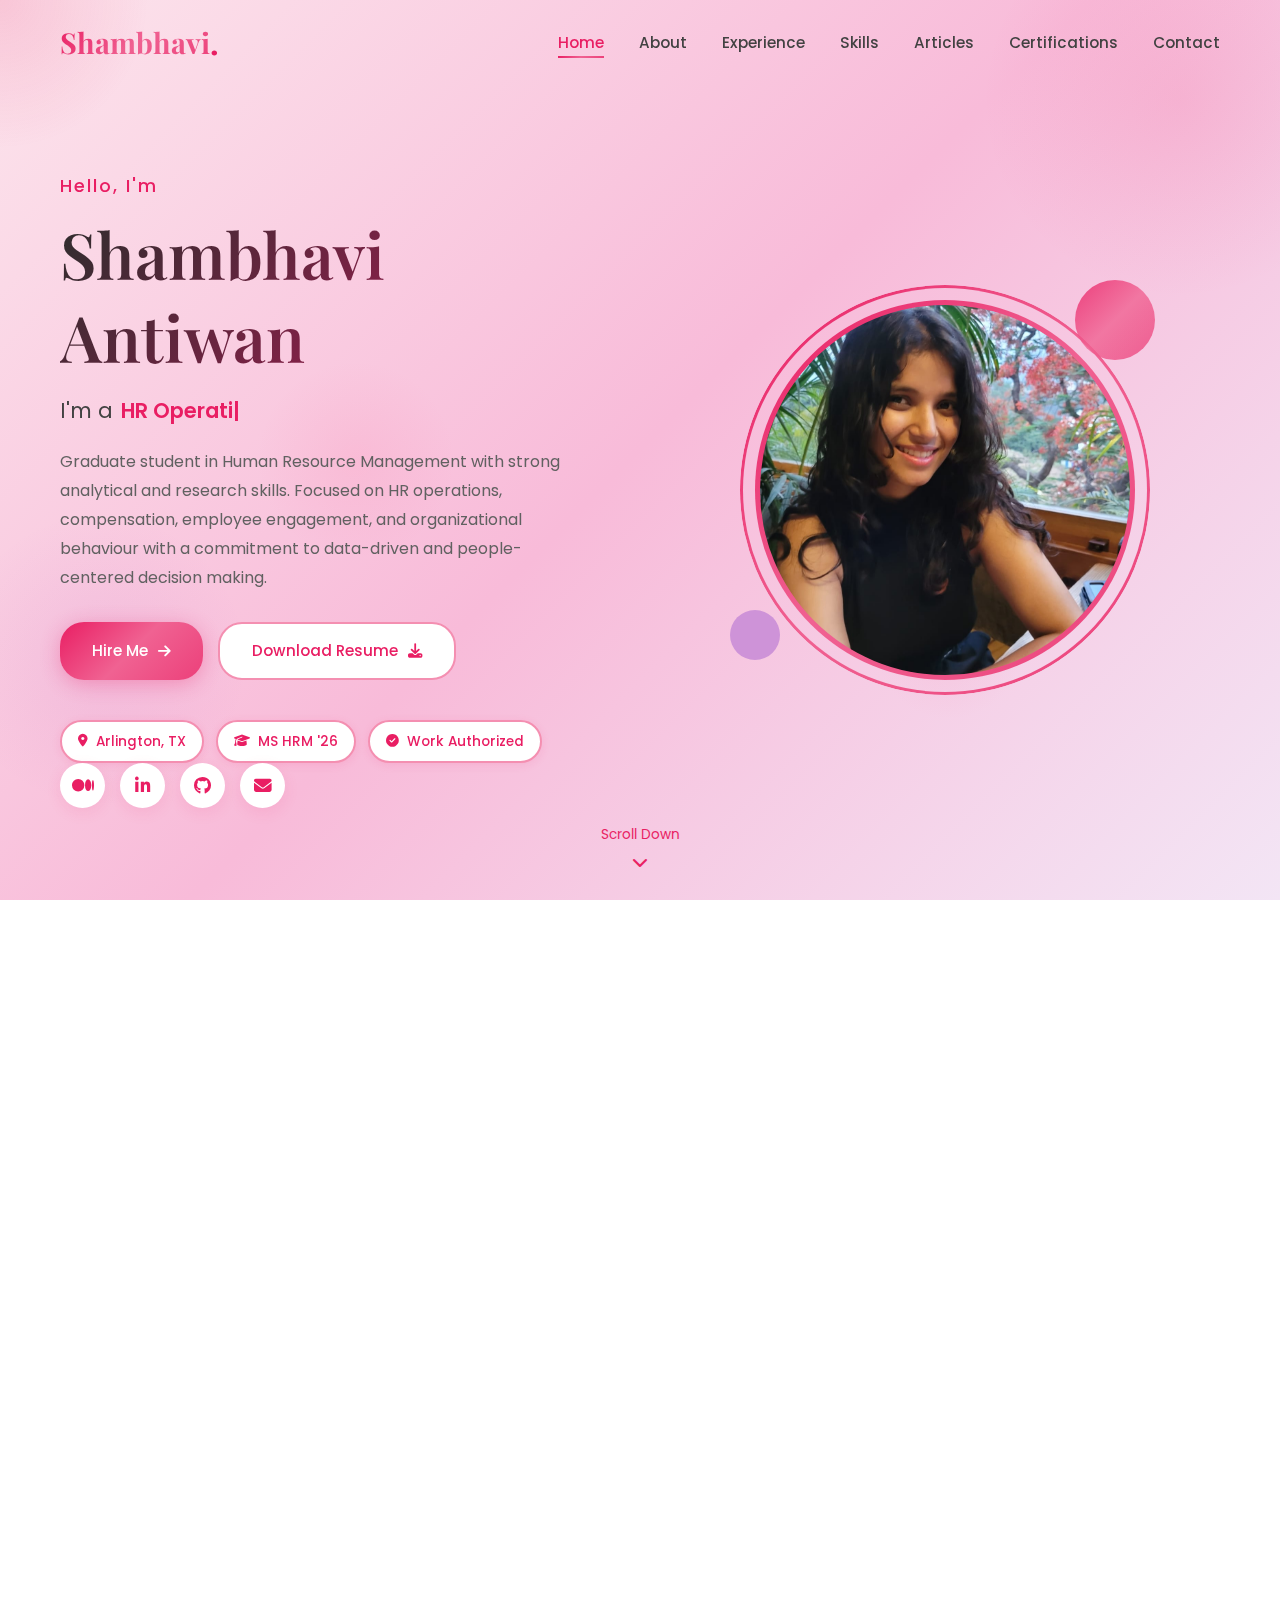
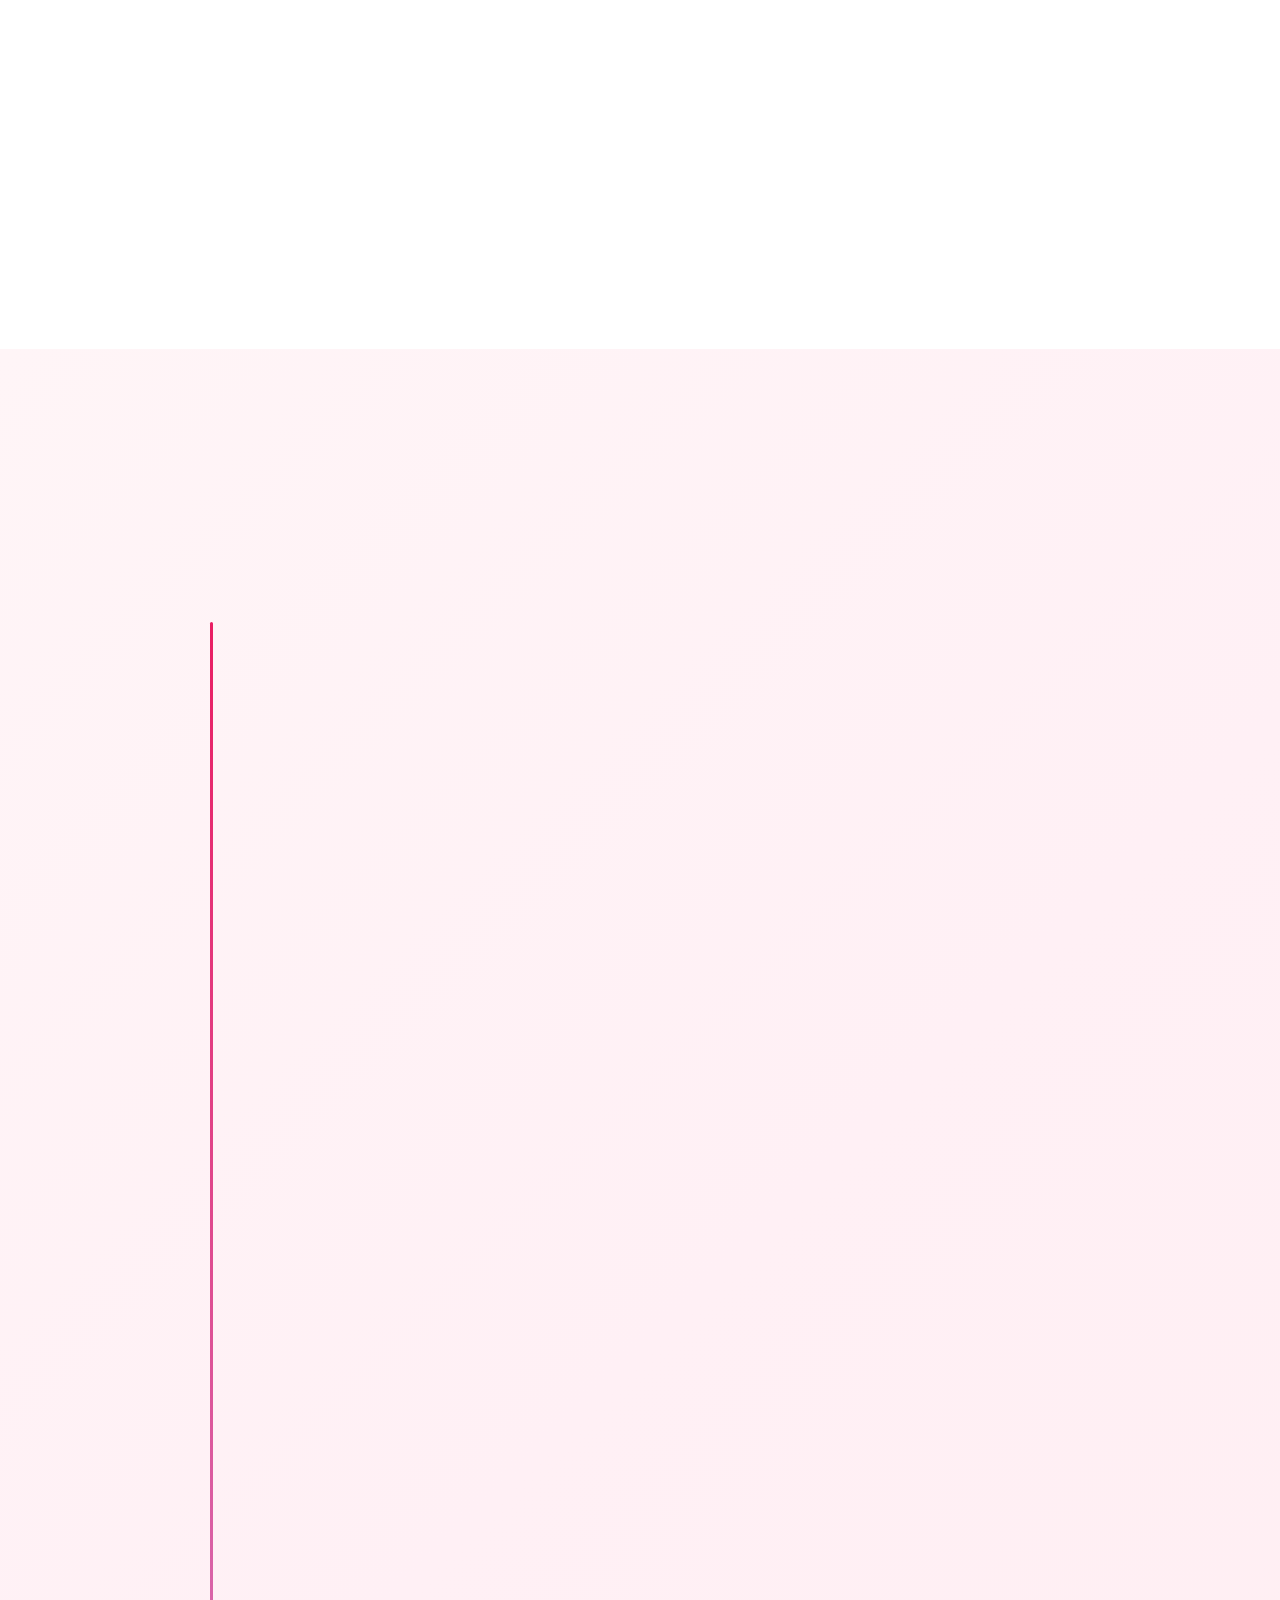
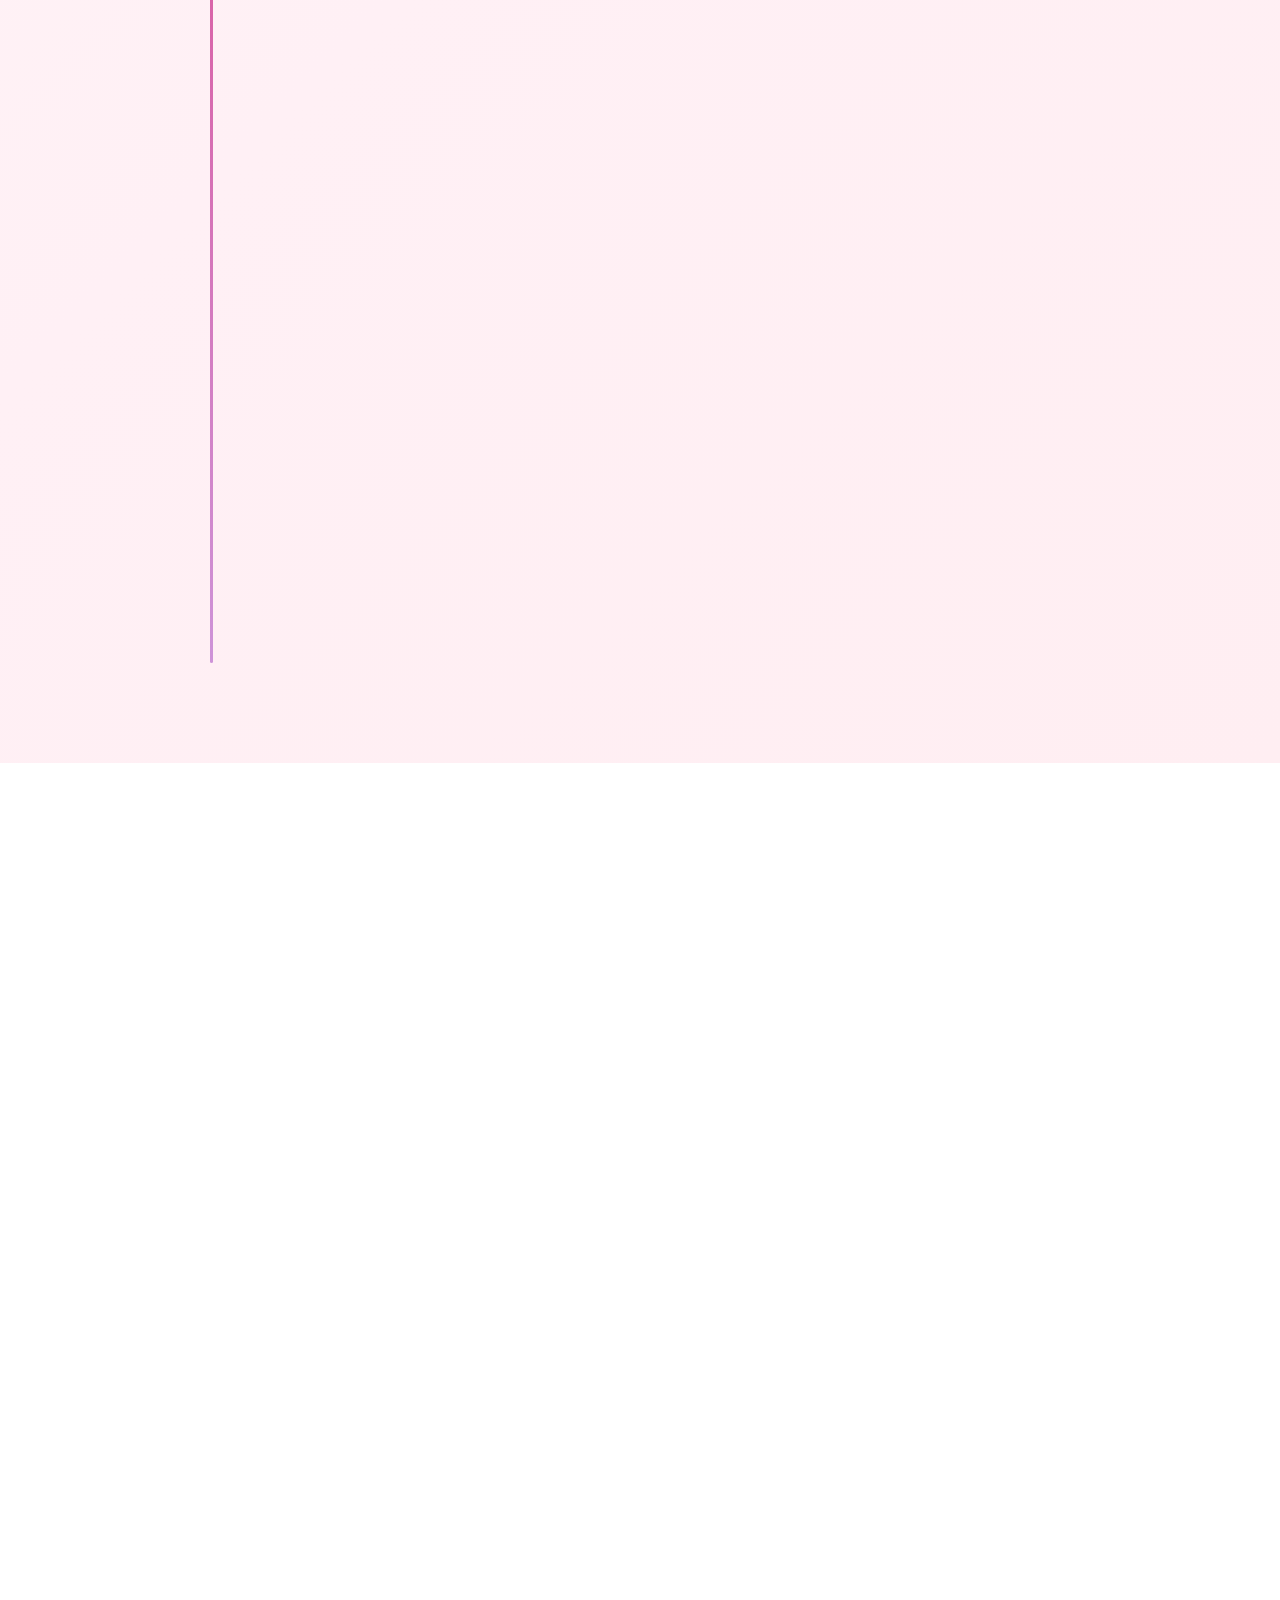
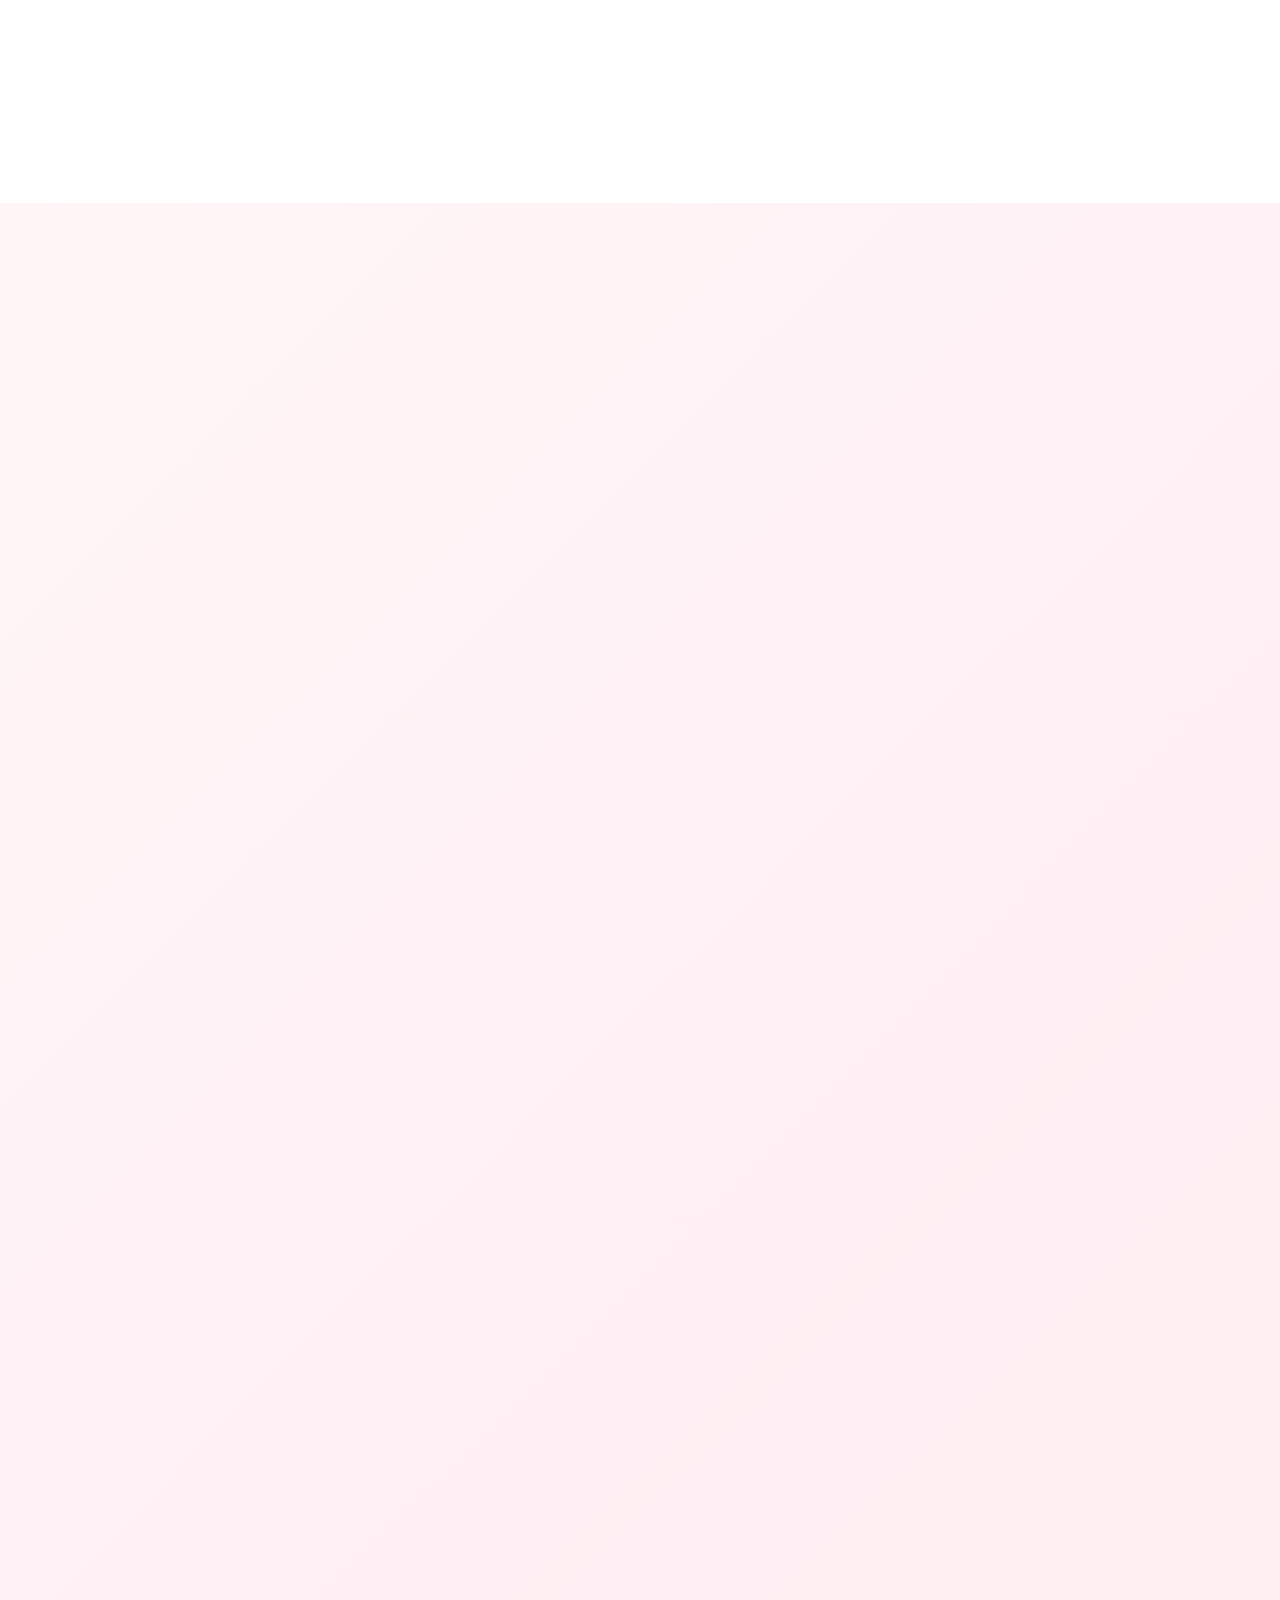
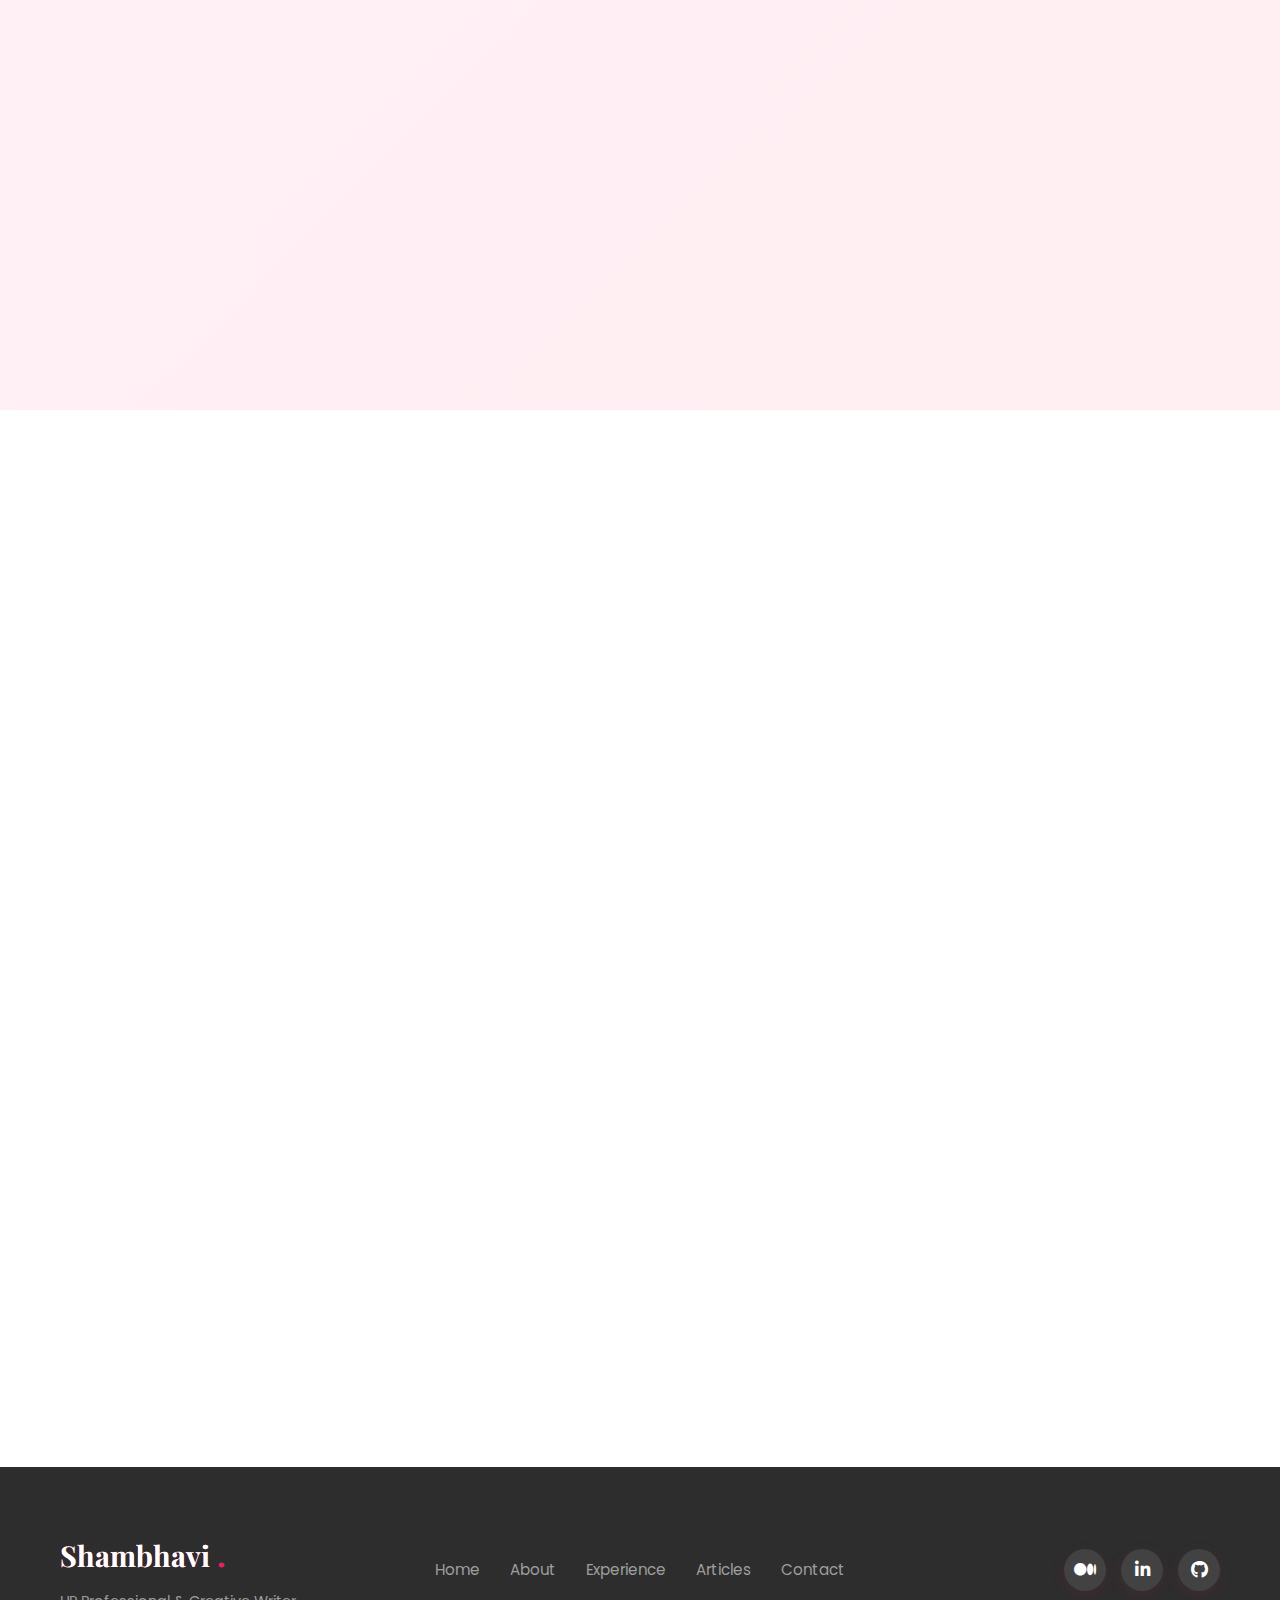
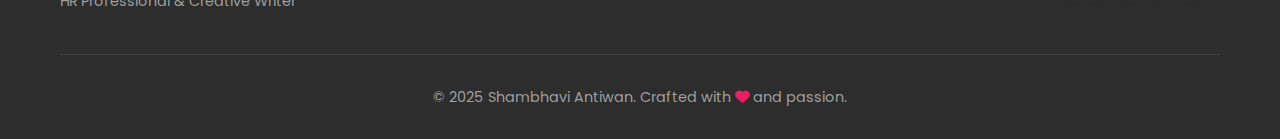
<file: index.html>
<!DOCTYPE html>
<html lang="en">
<head>
    <meta charset="UTF-8">
    <meta name="viewport" content="width=device-width, initial-scale=1.0">
    <meta name="description" content="Shambhavi Antiwan - Portfolio | HR Professional & Writer">
    <meta name="keywords" content="Shambhavi Antiwan, Human Resources, HR, Writer, Portfolio">
    <title>Shambhavi Antiwan | Portfolio</title>
    
    <!-- Google Fonts -->
    <link rel="preconnect" href="https://fonts.googleapis.com">
    <link rel="preconnect" href="https://fonts.gstatic.com" crossorigin>
    <link href="https://fonts.googleapis.com/css2?family=Playfair+Display:ital,wght@0,400;0,500;0,600;0,700;1,400&family=Poppins:wght@300;400;500;600&display=swap" rel="stylesheet">
    
    <!-- Icons -->
    <link rel="stylesheet" href="https://cdnjs.cloudflare.com/ajax/libs/font-awesome/6.5.1/css/all.min.css">
    
    <!-- AOS Animation Library -->
    <link href="https://unpkg.com/aos@2.3.1/dist/aos.css" rel="stylesheet">
    
    <link rel="stylesheet" href="style.css">
</head>
<body>
    <!-- Cursor Glow Effect -->
    <div class="cursor-glow"></div>
    
    <!-- Navigation -->
    <nav class="navbar">
        <div class="nav-container">
            <a href="#home" class="nav-logo">
                <span class="logo-text">Shambhavi</span>
                <span class="logo-dot">.</span>
            </a>
            <ul class="nav-menu">
                <li><a href="#home" class="nav-link active">Home</a></li>
                <li><a href="#about" class="nav-link">About</a></li>
                <li><a href="#experience" class="nav-link">Experience</a></li>
                <li><a href="#skills" class="nav-link">Skills</a></li>
                <li><a href="#articles" class="nav-link">Articles</a></li>
                <li><a href="#certifications" class="nav-link">Certifications</a></li>
                <li><a href="#contact" class="nav-link">Contact</a></li>
            </ul>
            <div class="hamburger">
                <span class="bar"></span>
                <span class="bar"></span>
                <span class="bar"></span>
            </div>
        </div>
    </nav>

    <!-- Hero Section -->
    <section id="home" class="hero">
        <div class="hero-bg-elements">
            <div class="floating-shape shape-1"></div>
            <div class="floating-shape shape-2"></div>
            <div class="floating-shape shape-3"></div>
            <div class="floating-shape shape-4"></div>
        </div>
        <div class="hero-container">
            <div class="hero-content" data-aos="fade-up" data-aos-duration="1000">
                <p class="hero-greeting">Hello, I'm</p>
                <h1 class="hero-title">Shambhavi Antiwan</h1>
                <div class="hero-subtitle-wrapper">
                    <span class="hero-subtitle-static">I'm a </span>
                    <span class="hero-subtitle typewriter"></span>
                </div>
                <p class="hero-description">
                    Graduate student in Human Resource Management with strong analytical and research skills. 
                    Focused on HR operations, compensation, employee engagement, and organizational behaviour 
                    with a commitment to data-driven and people-centered decision making.
                </p>
                <div class="hero-cta">
                    <a href="#contact" class="btn btn-primary">
                        <span>Hire Me</span>
                        <i class="fas fa-arrow-right"></i>
                    </a>
                    <a href="SamResume.pdf" download class="btn btn-secondary">
                        <span>Download Resume</span>
                        <i class="fas fa-download"></i>
                    </a>
                </div>
                <div class="hero-badges">
                    <span class="badge"><i class="fas fa-map-marker-alt"></i> Arlington, TX</span>
                    <span class="badge"><i class="fas fa-graduation-cap"></i> MS HRM '26</span>
                    <span class="badge"><i class="fas fa-check-circle"></i> Work Authorized</span>
                </div>
                <div class="hero-social">
                    <a href="https://medium.com/@shambhavi.antiwan" target="_blank" class="social-link" aria-label="Medium">
                        <i class="fab fa-medium"></i>
                    </a>
                    <a href="https://www.linkedin.com/in/shambhavi-antiwan-780162266/" target="_blank" class="social-link" aria-label="LinkedIn">
                        <i class="fab fa-linkedin-in"></i>
                    </a>
                    <a href="https://github.com/itzShambhavi" target="_blank" class="social-link" aria-label="GitHub">
                        <i class="fab fa-github"></i>
                    </a>
                    <a href="mailto:shambhavi.antiwan@gmail.com" class="social-link" aria-label="Email">
                        <i class="fas fa-envelope"></i>
                    </a>
                </div>
            </div>
            <div class="hero-image" data-aos="fade-left" data-aos-duration="1000" data-aos-delay="200">
                <div class="image-wrapper">
                    <div class="image-border"></div>
                    <div class="image-container">
                        <img src="16120.jpg" alt="Shambhavi Antiwan" class="profile-img">
                    </div>
                    <div class="image-decoration dec-1"></div>
                    <div class="image-decoration dec-2"></div>
                </div>
            </div>
        </div>
        <a href="#about" class="scroll-indicator">
            <span>Scroll Down</span>
            <i class="fas fa-chevron-down"></i>
        </a>
    </section>

    <!-- About Section -->
    <section id="about" class="about">
        <div class="container">
            <div class="section-header" data-aos="fade-up">
                <span class="section-subtitle">Get to Know Me</span>
                <h2 class="section-title">About Me</h2>
                <div class="title-underline"></div>
            </div>
            <div class="about-content">
                <div class="about-text" data-aos="fade-right" data-aos-duration="800">
                    <p class="about-intro">
                        I'm a <strong>Human Resource Management Graduate Student</strong> at UT Arlington 
                        with strong analytical and research skills developed through academic training 
                        and hands-on consulting projects.
                    </p>
                    <p>
                        My interests span HR operations, talent acquisition, compensation, employee engagement, 
                        and organizational behaviour. At Glenmark Pharmaceuticals, I managed employee master 
                        data using SAP HR modules and ensured HRIS data accuracy for compliance.
                    </p>
                    <p>
                        I'm passionate about data-driven and people-centered decision making. With certifications 
                        in AI, Digital Marketing, and HRIS Technology, I bring a modern approach to HR.
                    </p>
                    <div class="about-highlights">
                        <div class="highlight-item">
                            <div class="highlight-icon">
                                <i class="fas fa-users"></i>
                            </div>
                            <div class="highlight-text">
                                <h4>People-First</h4>
                                <p>Building meaningful connections</p>
                            </div>
                        </div>
                        <div class="highlight-item">
                            <div class="highlight-icon">
                                <i class="fas fa-pen-nib"></i>
                            </div>
                            <div class="highlight-text">
                                <h4>Creative Writer</h4>
                                <p>Storytelling that inspires</p>
                            </div>
                        </div>
                        <div class="highlight-item">
                            <div class="highlight-icon">
                                <i class="fas fa-lightbulb"></i>
                            </div>
                            <div class="highlight-text">
                                <h4>Strategic Thinker</h4>
                                <p>Data-driven decisions</p>
                            </div>
                        </div>
                    </div>
                </div>
                <div class="about-stats" data-aos="fade-left" data-aos-duration="800">
                    <div class="stat-card glass-card">
                        <div class="stat-number" data-target="500">0</div>
                        <div class="stat-label">LinkedIn Connections</div>
                        <div class="stat-icon"><i class="fab fa-linkedin"></i></div>
                    </div>
                    <div class="stat-card glass-card">
                        <div class="stat-number" data-target="515">0</div>
                        <div class="stat-label">LinkedIn Followers</div>
                        <div class="stat-icon"><i class="fas fa-users"></i></div>
                    </div>
                    <div class="stat-card glass-card">
                        <div class="stat-number" data-target="4">0</div>
                        <div class="stat-label">Certifications</div>
                        <div class="stat-icon"><i class="fas fa-certificate"></i></div>
                    </div>
                </div>
            </div>
        </div>
    </section>

    <!-- Experience Section -->
    <section id="experience" class="experience">
        <div class="container">
            <div class="section-header" data-aos="fade-up">
                <span class="section-subtitle">My Journey</span>
                <h2 class="section-title">Experience & Education</h2>
                <div class="title-underline"></div>
            </div>
            <div class="timeline">
                <div class="timeline-item" data-aos="fade-up" data-aos-delay="100">
                    <div class="timeline-marker"></div>
                    <div class="timeline-content glass-card">
                        <span class="timeline-date">
                            <i class="fas fa-calendar-alt"></i> Aug 2025 – Present
                        </span>
                        <h3 class="timeline-title">Student Administrative Worker</h3>
                        <p class="timeline-company">University of Texas at Arlington</p>
                        <p class="timeline-description">
                            Provide administrative and operational support including documentation, scheduling, 
                            and data tracking using Excel and Word. Maintain accurate records and support 
                            HR-adjacent coordination, compliance, and process efficiency.
                        </p>
                        <div class="timeline-tags">
                            <span class="tag">Documentation</span>
                            <span class="tag">Data Tracking</span>
                            <span class="tag">Compliance</span>
                        </div>
                    </div>
                </div>
                <div class="timeline-item" data-aos="fade-up" data-aos-delay="200">
                    <div class="timeline-marker"></div>
                    <div class="timeline-content glass-card">
                        <span class="timeline-date">
                            <i class="fas fa-calendar-alt"></i> Jan 2024 – Jul 2024
                        </span>
                        <h3 class="timeline-title">Junior SAP HR Analyst</h3>
                        <p class="timeline-company">Glenmark Pharmaceuticals</p>
                        <p class="timeline-description">
                            Supported HR operations using SAP HR modules, managing employee master data, 
                            personnel administration, and organizational updates. Ensured HRIS data accuracy, 
                            onboarding coordination, and compliance documentation.
                        </p>
                        <div class="timeline-tags">
                            <span class="tag">SAP HR</span>
                            <span class="tag">HRIS</span>
                            <span class="tag">Personnel Admin</span>
                        </div>
                    </div>
                </div>
                <div class="timeline-item" data-aos="fade-up" data-aos-delay="300">
                    <div class="timeline-marker"></div>
                    <div class="timeline-content glass-card">
                        <span class="timeline-date">
                            <i class="fas fa-calendar-alt"></i> May 2023 – Jul 2023
                        </span>
                        <h3 class="timeline-title">HR and Administrative Intern</h3>
                        <p class="timeline-company">Vintex Enterprises</p>
                        <p class="timeline-description">
                            Assisted with recruitment coordination, employee records management, and 
                            onboarding documentation. Supported HR operations through data tracking, 
                            reporting, and administrative coordination.
                        </p>
                        <div class="timeline-tags">
                            <span class="tag">Recruitment</span>
                            <span class="tag">Onboarding</span>
                            <span class="tag">HR Operations</span>
                        </div>
                    </div>
                </div>
                <div class="timeline-item" data-aos="fade-up" data-aos-delay="400">
                    <div class="timeline-marker"></div>
                    <div class="timeline-content glass-card">
                        <span class="timeline-date">
                            <i class="fas fa-graduation-cap"></i> Aug 2024 – Jul 2026
                        </span>
                        <h3 class="timeline-title">M.S. Human Resource Management</h3>
                        <p class="timeline-company">University of Texas at Arlington</p>
                        <p class="timeline-description">
                            Consulting project experience including 911 Dispatcher Simulation for Training & Development. 
                            Focus on HR operations, talent acquisition, and employee engagement.
                        </p>
                        <div class="timeline-tags">
                            <span class="tag">HR Operations</span>
                            <span class="tag">Talent Acquisition</span>
                            <span class="tag">Consulting</span>
                        </div>
                    </div>
                </div>
                <div class="timeline-item" data-aos="fade-up" data-aos-delay="500">
                    <div class="timeline-marker"></div>
                    <div class="timeline-content glass-card">
                        <span class="timeline-date">
                            <i class="fas fa-graduation-cap"></i> 2021 – 2024
                        </span>
                        <h3 class="timeline-title">Bachelor of Arts</h3>
                        <p class="timeline-company">IMS Unison University, Dehradun, India</p>
                        <p class="timeline-description">
                            Political Science and History. Developed strong foundation in research, 
                            critical thinking, and communication skills.
                        </p>
                        <div class="timeline-tags">
                            <span class="tag">Political Science</span>
                            <span class="tag">History</span>
                            <span class="tag">Research</span>
                        </div>
                    </div>
                </div>
            </div>
        </div>
    </section>

    <!-- Skills Section -->
    <section id="skills" class="skills">
        <div class="container">
            <div class="section-header" data-aos="fade-up">
                <span class="section-subtitle">What I Bring</span>
                <h2 class="section-title">Skills & Expertise</h2>
                <div class="title-underline"></div>
            </div>
            <div class="skills-grid">
                <div class="skill-category" data-aos="fade-up" data-aos-delay="100">
                    <div class="category-header">
                        <div class="category-icon">
                            <i class="fas fa-users-cog"></i>
                        </div>
                        <h3>Human Resources</h3>
                    </div>
                    <div class="skill-items">
                        <div class="skill-item">
                            <span class="skill-name">SAP HR / HRIS</span>
                            <div class="skill-bar">
                                <div class="skill-progress" data-width="90%"></div>
                            </div>
                        </div>
                        <div class="skill-item">
                            <span class="skill-name">Onboarding & Offboarding</span>
                            <div class="skill-bar">
                                <div class="skill-progress" data-width="88%"></div>
                            </div>
                        </div>
                        <div class="skill-item">
                            <span class="skill-name">HR Compliance</span>
                            <div class="skill-bar">
                                <div class="skill-progress" data-width="85%"></div>
                            </div>
                        </div>
                        <div class="skill-item">
                            <span class="skill-name">Employee Data Management</span>
                            <div class="skill-bar">
                                <div class="skill-progress" data-width="92%"></div>
                            </div>
                        </div>
                    </div>
                </div>
                <div class="skill-category" data-aos="fade-up" data-aos-delay="200">
                    <div class="category-header">
                        <div class="category-icon">
                            <i class="fas fa-comments"></i>
                        </div>
                        <h3>Communication</h3>
                    </div>
                    <div class="skill-items">
                        <div class="skill-item">
                            <span class="skill-name">Content Writing</span>
                            <div class="skill-bar">
                                <div class="skill-progress" data-width="92%"></div>
                            </div>
                        </div>
                        <div class="skill-item">
                            <span class="skill-name">Public Speaking</span>
                            <div class="skill-bar">
                                <div class="skill-progress" data-width="85%"></div>
                            </div>
                        </div>
                        <div class="skill-item">
                            <span class="skill-name">Storytelling</span>
                            <div class="skill-bar">
                                <div class="skill-progress" data-width="90%"></div>
                            </div>
                        </div>
                        <div class="skill-item">
                            <span class="skill-name">Negotiation</span>
                            <div class="skill-bar">
                                <div class="skill-progress" data-width="82%"></div>
                            </div>
                        </div>
                    </div>
                </div>
                <div class="skill-category" data-aos="fade-up" data-aos-delay="300">
                    <div class="category-header">
                        <div class="category-icon">
                            <i class="fas fa-laptop-code"></i>
                        </div>
                        <h3>Technical Skills</h3>
                    </div>
                    <div class="skill-items">
                        <div class="skill-item">
                            <span class="skill-name">Microsoft Excel</span>
                            <div class="skill-bar">
                                <div class="skill-progress" data-width="95%"></div>
                            </div>
                        </div>
                        <div class="skill-item">
                            <span class="skill-name">SAP HR Modules</span>
                            <div class="skill-bar">
                                <div class="skill-progress" data-width="88%"></div>
                            </div>
                        </div>
                        <div class="skill-item">
                            <span class="skill-name">Reporting & Analytics</span>
                            <div class="skill-bar">
                                <div class="skill-progress" data-width="85%"></div>
                            </div>
                        </div>
                        <div class="skill-item">
                            <span class="skill-name">Digital Marketing</span>
                            <div class="skill-bar">
                                <div class="skill-progress" data-width="80%"></div>
                            </div>
                        </div>
                    </div>
                </div>
            </div>
            <!-- Soft Skills Cloud -->
            <div class="soft-skills" data-aos="fade-up" data-aos-delay="400">
                <h3 class="soft-skills-title">Core Strengths</h3>
                <div class="skills-cloud">
                    <span class="cloud-tag size-lg">Problem Solving</span>
                    <span class="cloud-tag size-md">HR Solutions</span>
                    <span class="cloud-tag size-sm">Communication</span>
                    <span class="cloud-tag size-lg">Inventory Management</span>
                    <span class="cloud-tag size-md">CRM</span>
                    <span class="cloud-tag size-sm">Data-Driven Decisions</span>
                    <span class="cloud-tag size-md">Team Collaboration</span>
                    <span class="cloud-tag size-lg">People-Centered</span>
                    <span class="cloud-tag size-sm">Onboarding</span>
                    <span class="cloud-tag size-md">Administrative Excellence</span>
                </div>
            </div>

            <!-- Featured Project -->
            <div class="featured-project" data-aos="fade-up" data-aos-delay="500">
                <h3 class="project-section-title"><i class="fas fa-star"></i> Featured Consulting Project</h3>
                <div class="project-card glass-card">
                    <div class="project-icon">
                        <i class="fas fa-phone-alt"></i>
                    </div>
                    <div class="project-content">
                        <h4>911 Dispatcher Simulation</h4>
                        <p class="project-course">Training & Development | UT Arlington</p>
                        <p class="project-description">
                            Designed and led an immersive 911 dispatcher simulation to train classmates on 
                            communication, composure under pressure, and rapid decision-making. The project 
                            demonstrated innovative approaches to HR training that go beyond traditional methods.
                        </p>
                        <div class="project-skills">
                            <span class="project-tag">Training Design</span>
                            <span class="project-tag">Team Leadership</span>
                            <span class="project-tag">Communication</span>
                            <span class="project-tag">Crisis Management</span>
                        </div>
                    </div>
                </div>
            </div>
        </div>
    </section>

    <!-- Articles Section -->
    <section id="articles" class="articles">
        <div class="container">
            <div class="section-header" data-aos="fade-up">
                <span class="section-subtitle">HR Insights</span>
                <h2 class="section-title">My Medium Articles</h2>
                <div class="title-underline"></div>
            </div>
            <p class="articles-intro" data-aos="fade-up">
                I write about Human Resources, workplace culture, and professional growth on Medium. 
                Exploring the human side of business through storytelling.
            </p>
            
            <!-- Dynamic Articles Grid - Auto-updates from Medium RSS -->
            <div class="articles-grid" id="medium-articles">
                <!-- Articles will be loaded dynamically from Medium -->
                <div class="articles-loading">
                    <div class="loading-spinner"></div>
                    <p>Loading articles from Medium...</p>
                </div>
            </div>

            <!-- Fallback if RSS fails -->
            <div class="medium-cta" data-aos="fade-up" style="margin-top: 40px;">
                <div class="cta-content glass-card">
                    <div class="cta-icon">
                        <i class="fab fa-medium"></i>
                    </div>
                    <div class="cta-text">
                        <h3>Follow My HR Journey</h3>
                        <p>Get notified when I publish new articles on HR operations, employee engagement, and workplace culture.</p>
                    </div>
                    <a href="https://medium.com/@shambhavi.antiwan" target="_blank" class="btn btn-primary">
                        <span>Follow @shambhavi.antiwan</span>
                        <i class="fas fa-external-link-alt"></i>
                    </a>
                </div>
            </div>
        </div>
    </section>

    <!-- Certifications & Leadership Section -->
    <section id="certifications" class="certifications">
        <div class="container">
            <div class="section-header" data-aos="fade-up">
                <span class="section-subtitle">Credentials</span>
                <h2 class="section-title">Certifications & Leadership</h2>
                <div class="title-underline"></div>
            </div>
            
            <!-- Certifications Grid -->
            <div class="cert-grid">
                <div class="cert-card glass-card" data-aos="fade-up" data-aos-delay="100">
                    <div class="cert-icon">
                        <i class="fas fa-robot"></i>
                    </div>
                    <div class="cert-content">
                        <h3>Elements of AI</h3>
                        <p class="cert-issuer">University of Helsinki</p>
                        <span class="cert-badge verified"><i class="fas fa-check-circle"></i> Verified</span>
                    </div>
                </div>
                <div class="cert-card glass-card" data-aos="fade-up" data-aos-delay="150">
                    <div class="cert-icon">
                        <i class="fab fa-google"></i>
                    </div>
                    <div class="cert-content">
                        <h3>Fundamentals of Digital Marketing</h3>
                        <p class="cert-issuer">Google</p>
                        <span class="cert-badge verified"><i class="fas fa-check-circle"></i> Verified</span>
                    </div>
                </div>
                <div class="cert-card glass-card" data-aos="fade-up" data-aos-delay="200">
                    <div class="cert-icon">
                        <i class="fas fa-users"></i>
                    </div>
                    <div class="cert-content">
                        <h3>Human Resources Skills Workshop</h3>
                        <p class="cert-issuer">Tareeqa</p>
                        <span class="cert-badge verified"><i class="fas fa-check-circle"></i> Verified</span>
                    </div>
                </div>
                <div class="cert-card glass-card" data-aos="fade-up" data-aos-delay="250">
                    <div class="cert-icon">
                        <i class="fas fa-database"></i>
                    </div>
                    <div class="cert-content">
                        <h3>HRIS Technology and Tools</h3>
                        <p class="cert-issuer">Bernieu</p>
                        <span class="cert-badge verified"><i class="fas fa-check-circle"></i> Verified</span>
                    </div>
                </div>
            </div>

            <!-- Leadership Section -->
            <div class="leadership-section" data-aos="fade-up" data-aos-delay="300">
                <h3 class="leadership-title"><i class="fas fa-star"></i> Leadership & Achievements</h3>
                <div class="leadership-grid">
                    <div class="leadership-card glass-card">
                        <div class="leadership-year">2024</div>
                        <div class="leadership-content">
                            <h4>National Conference Organizer</h4>
                            <p>Organized the National Conference on Shifting Gender Roles and Workplace Media</p>
                            <span class="leadership-tag">Event Management</span>
                        </div>
                    </div>
                    <div class="leadership-card glass-card">
                        <div class="leadership-year">2023</div>
                        <div class="leadership-content">
                            <h4>National Liberal Arts Festival Organizer</h4>
                            <p>Led event coordination, stakeholder management, and successful execution</p>
                            <span class="leadership-tag">Leadership</span>
                        </div>
                    </div>
                </div>
            </div>

            <!-- Why Hire Me Section -->
            <div class="why-hire-me" data-aos="fade-up" data-aos-delay="400">
                <div class="hire-card glass-card">
                    <h3><i class="fas fa-handshake"></i> Why Work With Me?</h3>
                    <div class="hire-points">
                        <div class="hire-point">
                            <i class="fas fa-check"></i>
                            <span><strong>SAP HR Expertise</strong> — Hands-on experience with HRIS systems & employee data management</span>
                        </div>
                        <div class="hire-point">
                            <i class="fas fa-check"></i>
                            <span><strong>Pharmaceutical Background</strong> — Compliance-focused experience at Glenmark</span>
                        </div>
                        <div class="hire-point">
                            <i class="fas fa-check"></i>
                            <span><strong>Advanced Education</strong> — Pursuing MS in HRM at UT Arlington (May 2026)</span>
                        </div>
                        <div class="hire-point">
                            <i class="fas fa-check"></i>
                            <span><strong>Tech-Savvy</strong> — Certified in AI, Digital Marketing & HRIS Technology</span>
                        </div>
                        <div class="hire-point">
                            <i class="fas fa-check"></i>
                            <span><strong>Thought Leader</strong> — Published HR writer on Medium</span>
                        </div>
                    </div>
                    <div class="hire-cta">
                        <a href="SamResume.pdf" download class="btn btn-primary">
                            <span>Download Full Resume</span>
                            <i class="fas fa-download"></i>
                        </a>
                        <a href="https://www.linkedin.com/in/shambhavi-antiwan-780162266/" target="_blank" class="btn btn-secondary">
                            <span>Connect on LinkedIn</span>
                            <i class="fab fa-linkedin-in"></i>
                        </a>
                    </div>
                </div>
            </div>

            <!-- Medium CTA -->
            <div class="medium-cta" data-aos="fade-up" data-aos-delay="500">
                <div class="cta-content glass-card">
                    <div class="cta-icon">
                        <i class="fab fa-medium"></i>
                    </div>
                    <div class="cta-text">
                        <h3>Read My HR Insights on Medium</h3>
                        <p>Follow my journey exploring Human Resources, workplace culture, and professional growth.</p>
                    </div>
                    <a href="https://medium.com/@shambhavi.antiwan" target="_blank" class="btn btn-primary">
                        <span>Visit Medium Profile</span>
                        <i class="fas fa-external-link-alt"></i>
                    </a>
                </div>
            </div>
        </div>
    </section>

    <!-- Contact Section -->
    <section id="contact" class="contact">
        <div class="container">
            <div class="section-header" data-aos="fade-up">
                <span class="section-subtitle">Let's Connect</span>
                <h2 class="section-title">Get In Touch</h2>
                <div class="title-underline"></div>
            </div>
            <div class="contact-content">
                <div class="contact-info" data-aos="fade-right" data-aos-duration="800">
                    <p class="contact-intro">
                        <strong>Open to HR opportunities!</strong> I'm actively seeking roles in Human Resources, 
                        People Operations, and HR Analytics. Let's discuss how I can contribute to your team.
                    </p>
                    <div class="availability-badge">
                        <i class="fas fa-circle"></i> Available for Full-time Opportunities
                    </div>
                    <div class="contact-cards">
                        <div class="contact-card glass-card">
                            <div class="contact-card-icon">
                                <i class="fas fa-envelope"></i>
                            </div>
                            <div class="contact-card-content">
                                <h4>Email</h4>
                                <a href="mailto:shambhavi.antiwan@gmail.com">shambhavi.antiwan@gmail.com</a>
                            </div>
                        </div>
                        <div class="contact-card glass-card">
                            <div class="contact-card-icon">
                                <i class="fab fa-linkedin-in"></i>
                            </div>
                            <div class="contact-card-content">
                                <h4>LinkedIn</h4>
                                <a href="https://www.linkedin.com/in/shambhavi-antiwan-780162266/" target="_blank">Connect with me</a>
                            </div>
                        </div>
                        <div class="contact-card glass-card">
                            <div class="contact-card-icon">
                                <i class="fab fa-medium"></i>
                            </div>
                            <div class="contact-card-content">
                                <h4>Medium</h4>
                                <a href="https://medium.com/@shambhavi.antiwan" target="_blank">@shambhavi.antiwan</a>
                            </div>
                        </div>
                    </div>
                </div>
                <div class="contact-form-wrapper" data-aos="fade-left" data-aos-duration="800">
                    <form class="contact-form glass-card" action="https://formspree.io/f/your-form-id" method="POST">
                        <div class="form-group">
                            <label for="name">Your Name</label>
                            <input type="text" id="name" name="name" required placeholder="Enter your name">
                            <span class="input-highlight"></span>
                        </div>
                        <div class="form-group">
                            <label for="email">Email Address</label>
                            <input type="email" id="email" name="email" required placeholder="Enter your email">
                            <span class="input-highlight"></span>
                        </div>
                        <div class="form-group">
                            <label for="subject">Subject</label>
                            <input type="text" id="subject" name="subject" required placeholder="What's this about?">
                            <span class="input-highlight"></span>
                        </div>
                        <div class="form-group">
                            <label for="message">Your Message</label>
                            <textarea id="message" name="message" rows="5" required placeholder="Tell me what's on your mind..."></textarea>
                            <span class="input-highlight"></span>
                        </div>
                        <button type="submit" class="btn btn-primary btn-full">
                            <span>Send Message</span>
                            <i class="fas fa-paper-plane"></i>
                        </button>
                    </form>
                </div>
            </div>
        </div>
    </section>

    <!-- Footer -->
    <footer class="footer">
        <div class="container">
            <div class="footer-content">
                <div class="footer-brand">
                    <a href="#home" class="footer-logo">
                        <span class="logo-text">Shambhavi</span>
                        <span class="logo-dot">.</span>
                    </a>
                    <p class="footer-tagline">HR Professional & Creative Writer</p>
                </div>
                <div class="footer-links">
                    <a href="#home">Home</a>
                    <a href="#about">About</a>
                    <a href="#experience">Experience</a>
                    <a href="#articles">Articles</a>
                    <a href="#contact">Contact</a>
                </div>
                <div class="footer-social">
                    <a href="https://medium.com/@shambhavi.antiwan" target="_blank" class="social-link">
                        <i class="fab fa-medium"></i>
                    </a>
                    <a href="https://www.linkedin.com/in/shambhavi-antiwan-780162266/" target="_blank" class="social-link">
                        <i class="fab fa-linkedin-in"></i>
                    </a>
                    <a href="https://github.com/itzShambhavi" target="_blank" class="social-link">
                        <i class="fab fa-github"></i>
                    </a>
                </div>
            </div>
            <div class="footer-bottom">
                <p>&copy; 2025 Shambhavi Antiwan. Crafted with <i class="fas fa-heart"></i> and passion.</p>
            </div>
        </div>
    </footer>

    <!-- Scripts -->
    <script src="https://unpkg.com/aos@2.3.1/dist/aos.js"></script>
    <script src="script.js"></script>
</body>
</html>
</file>
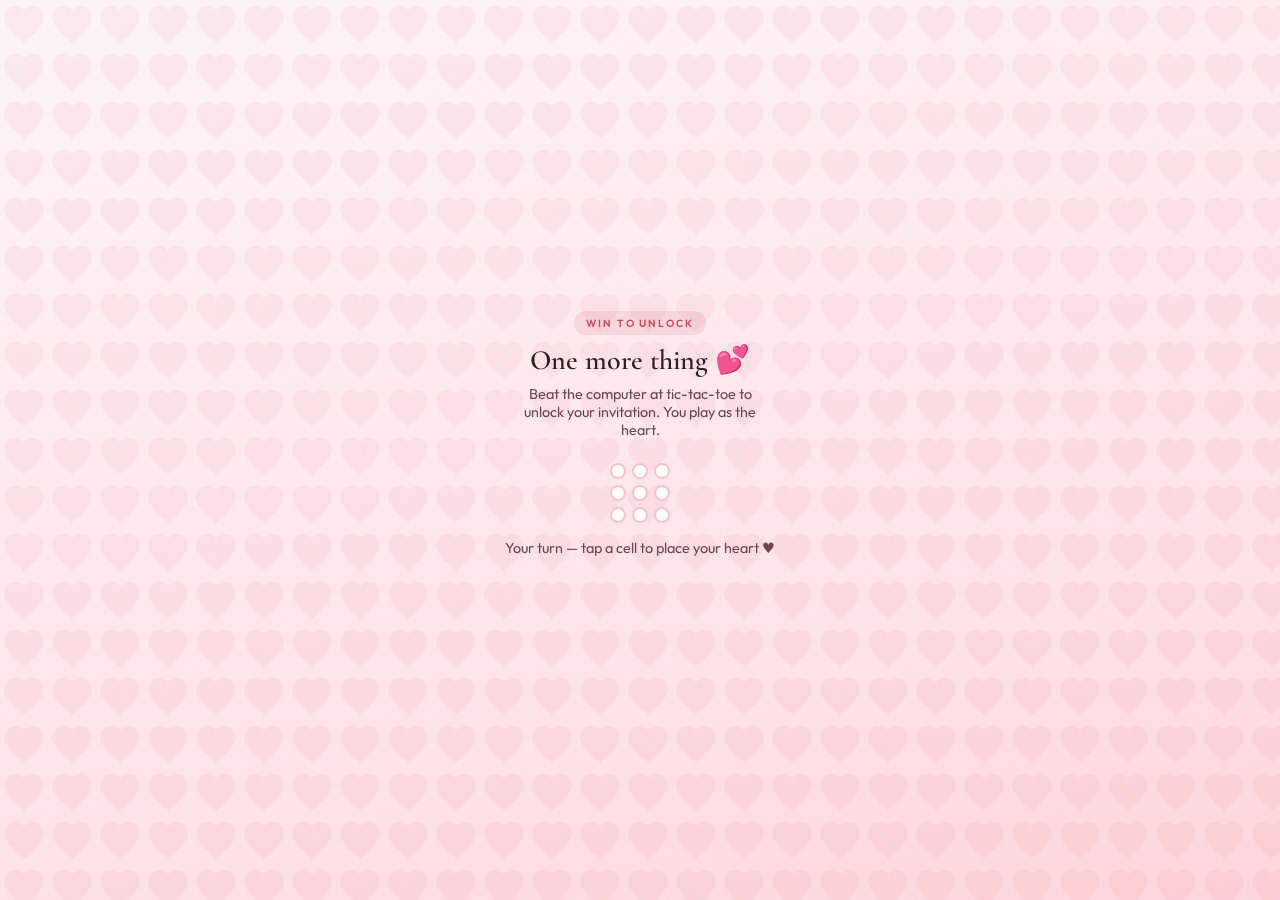
<file: DateDrop/index.html>
<!DOCTYPE html>
<html lang="en">
<head>
  <meta charset="UTF-8" />
  <meta name="viewport" content="width=device-width, initial-scale=1.0" />
  <title>The Date Drop — Limited Edition 💕 Shambhavi</title>
  <link rel="preconnect" href="https://fonts.googleapis.com" />
  <link rel="preconnect" href="https://fonts.gstatic.com" crossorigin />
  <link href="https://fonts.googleapis.com/css2?family=Cormorant+Garamond:ital,wght@0,400;0,600;1,400&family=Outfit:wght@300;400;500;600&display=swap" rel="stylesheet" />
  <link rel="stylesheet" href="styles.css" />
</head>
<body>
  <div class="noise" aria-hidden="true"></div>
  <div class="hearts-bg" aria-hidden="true"></div>

  <!-- Tic-tac-toe: FIRST SCREEN - must win to unlock everything -->
  <section class="screen screen-ttt screen-ttt--first" id="ttt">
    <span class="section-pill">Win to unlock</span>
    <h2 class="ttt-title">One more thing 💕</h2>
    <p class="ttt-intro">Beat the computer at tic-tac-toe to unlock your invitation. You play as the heart.</p>
    <div class="ttt-board" id="ttt-board" aria-label="Tic-tac-toe board">
      <button type="button" class="ttt-cell" data-i="0" aria-label="Cell 1"></button>
      <button type="button" class="ttt-cell" data-i="1" aria-label="Cell 2"></button>
      <button type="button" class="ttt-cell" data-i="2" aria-label="Cell 3"></button>
      <button type="button" class="ttt-cell" data-i="3" aria-label="Cell 4"></button>
      <button type="button" class="ttt-cell" data-i="4" aria-label="Cell 5"></button>
      <button type="button" class="ttt-cell" data-i="5" aria-label="Cell 6"></button>
      <button type="button" class="ttt-cell" data-i="6" aria-label="Cell 7"></button>
      <button type="button" class="ttt-cell" data-i="7" aria-label="Cell 8"></button>
      <button type="button" class="ttt-cell" data-i="8" aria-label="Cell 9"></button>
    </div>
    <p class="ttt-status" id="ttt-status" aria-live="polite">Your turn — tap a cell to place your heart ♥</p>
    <div class="ttt-result ttt-result--hidden" id="ttt-result">
      <p class="ttt-result-text" id="ttt-result-text"></p>
      <button type="button" class="btn btn-ttt-restart" id="ttt-restart">Try again</button>
    </div>
    <div class="ttt-won ttt-won--hidden" id="ttt-won">
      <p class="ttt-won-text">You won! Scroll down to see your invitation 💕</p>
      <button type="button" class="btn btn-quiz-scroll" id="ttt-to-hero">See your invitation →</button>
    </div>
  </section>

  <!-- Hero (hidden until tic-tac-toe win) -->
  <section class="screen screen-hero screen--locked" id="hero">
    <div class="hero-content">
      <span class="launch-pill">Limited edition drop</span>
      <img src="images/Shambhavi_1.jpg" alt="Shambhavi" class="hero-photo" width="160" height="160" />
      <p class="hero-product">The Date Drop × Valentine's 2026</p>
      <p class="hero-badge">Exclusive invite • 1 of 1</p>
      <h1 class="hero-title">
        <span class="name" id="name-target" title="Click me a few times 😏">Shambhavi</span>, you've been selected. Will you be my Valentine? <span class="sparkle" id="sparkle" title="Double-click for magic">✨</span>
      </h1>
      <p class="hero-sub">Scroll for full reveal 💕</p>
      <p class="hero-availability">Drops Feb 14</p>
    </div>
    <button type="button" class="cta-scroll" id="scroll-down" aria-label="Scroll down">
      <span class="cta-scroll-heart">💕</span>
      <span>↓</span>
    </button>
  </section>

  <!-- Meme cards (hidden until tic-tac-toe win) -->
  <section class="screen screen-memes screen--locked" id="memes">
    <span class="section-pill">Sneak peek</span>
    <h2 class="section-label">Behind the scenes</h2>
    <div class="meme-cards">
      <div class="meme-card" data-delay="0">
        <div class="meme-label">Me pretending I'm chill</div>
        <div class="meme-img chill" aria-hidden="true">😌</div>
      </div>
      <div class="meme-card" data-delay="1">
        <div class="meme-label">Me when you reply</div>
        <div class="meme-img reply" aria-hidden="true">🥹💖</div>
      </div>
    </div>
    <p class="memes-caption">So… what do you say?</p>
    <button type="button" class="btn btn-next" id="memes-to-quiz">Next: Lore quiz →</button>
  </section>

  <!-- Lore Quiz (hidden until memes "Next" clicked) -->
  <section class="screen screen-quiz screen--locked" id="quiz">
    <span class="section-pill">Mandatory lore check 😤</span>
    <h2 class="quiz-title">Shambhavi × Martin: The Lore Quiz <span class="quiz-emoji">💘</span></h2>
    <p class="quiz-intro">Prove you know the lore. Score 7+ to unlock the next section. No pressure. (Okay, a little pressure.)</p>
    <form class="quiz-form" id="quiz-form">
      <div class="quiz-question">
        <p class="quiz-q">1) When did the legendary first convo happen?</p>
        <label class="quiz-opt"><input type="radio" name="q1" value="A" /> A. 03/13/2024</label>
        <label class="quiz-opt"><input type="radio" name="q1" value="B" /> B. 03/16/2024</label>
        <label class="quiz-opt"><input type="radio" name="q1" value="C" /> C. 01/13/2024</label>
        <label class="quiz-opt"><input type="radio" name="q1" value="D" /> D. 04/02/2024</label>
      </div>
      <div class="quiz-question">
        <p class="quiz-q">2) What was Shambhavi's FIRST message to Martin?</p>
        <label class="quiz-opt"><input type="radio" name="q2" value="A" /> A. "Hello sir."</label>
        <label class="quiz-opt"><input type="radio" name="q2" value="B" /> B. "Hieee How're you doing"</label>
        <label class="quiz-opt"><input type="radio" name="q2" value="C" /> C. "wyd 😏"</label>
        <label class="quiz-opt"><input type="radio" name="q2" value="D" /> D. "Do you code?"</label>
      </div>
      <div class="quiz-question">
        <p class="quiz-q">3) What did Martin reply with (aka the 'I'm calm and respectful' arc)?</p>
        <label class="quiz-opt"><input type="radio" name="q3" value="A" /> A. "hey"</label>
        <label class="quiz-opt"><input type="radio" name="q3" value="B" /> B. "I'm doing well :) how about you"</label>
        <label class="quiz-opt"><input type="radio" name="q3" value="C" /> C. "OMG FINALLY"</label>
        <label class="quiz-opt"><input type="radio" name="q3" value="D" /> D. "send playlist"</label>
      </div>
      <div class="quiz-question">
        <p class="quiz-q">4) When did we first match and start talking?</p>
        <label class="quiz-opt"><input type="radio" name="q4" value="A" /> A. Jan 2024</label>
        <label class="quiz-opt"><input type="radio" name="q4" value="B" /> B. Feb 2024</label>
        <label class="quiz-opt"><input type="radio" name="q4" value="C" /> C. Mar 2024</label>
        <label class="quiz-opt"><input type="radio" name="q4" value="D" /> D. Apr 2024</label>
      </div>
      <div class="quiz-question">
        <p class="quiz-q">5) First video call date?</p>
        <label class="quiz-opt"><input type="radio" name="q5" value="A" /> A. 03/13/2024</label>
        <label class="quiz-opt"><input type="radio" name="q5" value="B" /> B. 03/16/2024</label>
        <label class="quiz-opt"><input type="radio" name="q5" value="C" /> C. 04/02/2024</label>
        <label class="quiz-opt"><input type="radio" name="q5" value="D" /> D. 01/16/2024</label>
      </div>
      <div class="quiz-question">
        <p class="quiz-q">6) How long was that first video call?</p>
        <label class="quiz-opt"><input type="radio" name="q6" value="A" /> A. 15 minutes (speedrun)</label>
        <label class="quiz-opt"><input type="radio" name="q6" value="B" /> B. 30 minutes (warmup)</label>
        <label class="quiz-opt"><input type="radio" name="q6" value="C" /> C. 45 minutes (the canon event)</label>
        <label class="quiz-opt"><input type="radio" name="q6" value="D" /> D. 2 hours (main quest)</label>
      </div>
      <div class="quiz-question">
        <p class="quiz-q">7) On April 2nd… how long did we talk on video call?</p>
        <label class="quiz-opt"><input type="radio" name="q7" value="A" /> A. 1 hour</label>
        <label class="quiz-opt"><input type="radio" name="q7" value="B" /> B. 2 hours</label>
        <label class="quiz-opt"><input type="radio" name="q7" value="C" /> C. 4 hours</label>
        <label class="quiz-opt"><input type="radio" name="q7" value="D" /> D. 8 hours (sleep call DLC)</label>
      </div>
      <div class="quiz-question">
        <p class="quiz-q">8) Shambhavi drank alcohol for the first time in…</p>
        <label class="quiz-opt"><input type="radio" name="q8" value="A" /> A. 6th grade</label>
        <label class="quiz-opt"><input type="radio" name="q8" value="B" /> B. 7th grade</label>
        <label class="quiz-opt"><input type="radio" name="q8" value="C" /> C. 8th grade</label>
        <label class="quiz-opt"><input type="radio" name="q8" value="D" /> D. College</label>
      </div>
      <div class="quiz-question quiz-bonus">
        <p class="quiz-q">9) Bonus (funny): What was April 2nd?</p>
        <label class="quiz-opt"><input type="radio" name="q9" value="A" /> A. "A normal call"</label>
        <label class="quiz-opt"><input type="radio" name="q9" value="B" /> B. "A 4-hour yapathon"</label>
        <label class="quiz-opt"><input type="radio" name="q9" value="C" /> C. "Proof we're addicted"</label>
        <label class="quiz-opt"><input type="radio" name="q9" value="D" /> D. All of the above 😭</label>
      </div>
      <div class="quiz-question quiz-question--video">
        <video class="lore-quiz-video" src="videos/ouchie.MP4" controls playsinline></video>
        <p class="quiz-q">10) When did this happen, Babi? 😭📼</p>
        <label class="quiz-opt"><input type="radio" name="q10" value="A" /> A. 03/13/2024</label>
        <label class="quiz-opt"><input type="radio" name="q10" value="B" /> B. 03/16/2024</label>
        <label class="quiz-opt"><input type="radio" name="q10" value="C" /> C. 03/29/2024</label>
        <label class="quiz-opt"><input type="radio" name="q10" value="D" /> D. 04/02/2024</label>
      </div>
      <div class="quiz-actions">
        <button type="submit" class="btn btn-quiz-submit" id="quiz-submit">Submit my lore</button>
      </div>
    </form>
    <div class="quiz-result quiz-result--hidden" id="quiz-result" aria-live="polite">
      <p class="quiz-result-text" id="quiz-result-text"></p>
      <button type="button" class="btn btn-quiz-redo" id="quiz-redo">Try again 😤</button>
    </div>
    <div class="quiz-passed quiz-passed--hidden" id="quiz-passed" aria-live="polite">
      <p class="quiz-passed-text">You passed! 💕 Scroll down to the next (very important) quiz.</p>
      <button type="button" class="btn btn-quiz-scroll" id="quiz-scroll-to-pretty">Take me there →</button>
    </div>
  </section>

  <!-- Pretty quiz (hidden until tic-tac-toe win) -->
  <section class="screen screen-pretty-quiz screen--locked" id="pretty-quiz">
    <span class="section-pill">Critical research</span>
    <h2 class="pretty-quiz-title">The Pretty Quiz <span aria-hidden="true">💅</span></h2>
    <p class="pretty-quiz-intro">Answer honestly. (There is no wrong answer. We're just establishing facts.)</p>
    <div class="pretty-quiz-slides" id="pretty-quiz-slides">
      <div class="pretty-slide pretty-slide--video pretty-slide--active" data-slide="0">
        <video class="pretty-slide-video" src="videos/cutie.MP4" playsinline muted loop></video>
        <p class="pretty-slide-q">Is she cute?</p>
        <div class="pretty-slide-opts">
          <button type="button" class="btn btn-pretty-opt">Yes</button>
          <button type="button" class="btn btn-pretty-opt">So cute</button>
          <button type="button" class="btn btn-pretty-opt">Obviously cute</button>
          <button type="button" class="btn btn-pretty-opt">Very cute 💕</button>
        </div>
      </div>
      <div class="pretty-slide pretty-slide--video" data-slide="1">
        <video class="pretty-slide-video" src="videos/cutie.MP4" playsinline muted loop></video>
        <p class="pretty-slide-q">Is she pretty? (Video evidence.)</p>
        <div class="pretty-slide-opts">
          <button type="button" class="btn btn-pretty-opt">Pretty</button>
          <button type="button" class="btn btn-pretty-opt">Very pretty</button>
          <button type="button" class="btn btn-pretty-opt">Extremely pretty</button>
          <button type="button" class="btn btn-pretty-opt">Yes. Next question.</button>
        </div>
      </div>
      <div class="pretty-slide pretty-slide--video" data-slide="2">
        <video class="pretty-slide-video" src="videos/cutie.MP4" playsinline muted loop></video>
        <p class="pretty-slide-q">Cute AND pretty? (This is a trick question. The answer is yes.)</p>
        <div class="pretty-slide-opts">
          <button type="button" class="btn btn-pretty-opt">Yes</button>
          <button type="button" class="btn btn-pretty-opt">Obviously both</button>
          <button type="button" class="btn btn-pretty-opt">Cute + pretty = her</button>
          <button type="button" class="btn btn-pretty-opt">💅 Correct 💅</button>
        </div>
      </div>
      <div class="pretty-slide" data-slide="3">
        <img src="images/Pretty/pretty1.JPG" alt="" class="pretty-slide-img" />
        <p class="pretty-slide-q">Is she pretty?</p>
        <div class="pretty-slide-opts">
          <button type="button" class="btn btn-pretty-opt">Yes</button>
          <button type="button" class="btn btn-pretty-opt">Obviously yes</button>
          <button type="button" class="btn btn-pretty-opt">Pretty</button>
          <button type="button" class="btn btn-pretty-opt">Very pretty</button>
        </div>
      </div>
      <div class="pretty-slide" data-slide="4">
        <img src="images/Pretty/pretty2.JPG" alt="" class="pretty-slide-img" />
        <p class="pretty-slide-q">Pretty????</p>
        <div class="pretty-slide-opts">
          <button type="button" class="btn btn-pretty-opt">??? Pretty ???</button>
          <button type="button" class="btn btn-pretty-opt">Yes pretty</button>
          <button type="button" class="btn btn-pretty-opt">So pretty</button>
          <button type="button" class="btn btn-pretty-opt">Pretty pretty</button>
        </div>
      </div>
      <div class="pretty-slide" data-slide="5">
        <img src="images/Pretty/pretty3.JPG" alt="" class="pretty-slide-img" />
        <p class="pretty-slide-q">But like. Is she <em>PRETTY</em> pretty?</p>
        <div class="pretty-slide-opts">
          <button type="button" class="btn btn-pretty-opt">The prettiest</button>
          <button type="button" class="btn btn-pretty-opt">Extremely pretty</button>
          <button type="button" class="btn btn-pretty-opt">Pretty (correct)</button>
          <button type="button" class="btn btn-pretty-opt">Yes.</button>
        </div>
      </div>
      <div class="pretty-slide" data-slide="6">
        <img src="images/Pretty/pretty4.jpeg" alt="" class="pretty-slide-img" />
        <p class="pretty-slide-q">On a scale of pretty to pretty, how pretty?</p>
        <div class="pretty-slide-opts">
          <button type="button" class="btn btn-pretty-opt">Pretty</button>
          <button type="button" class="btn btn-pretty-opt">Very pretty</button>
          <button type="button" class="btn btn-pretty-opt">Off the scale</button>
          <button type="button" class="btn btn-pretty-opt">All of the above</button>
        </div>
      </div>
      <div class="pretty-slide" data-slide="7">
        <img src="images/Pretty/pretty5.jpeg" alt="" class="pretty-slide-img" />
        <p class="pretty-slide-q">Is this person pretty? (Asking for a friend.)</p>
        <div class="pretty-slide-opts">
          <button type="button" class="btn btn-pretty-opt">Your friend says yes</button>
          <button type="button" class="btn btn-pretty-opt">Obviously pretty</button>
          <button type="button" class="btn btn-pretty-opt">Pretty 💕</button>
          <button type="button" class="btn btn-pretty-opt">Extremely yes</button>
        </div>
      </div>
      <div class="pretty-slide" data-slide="8">
        <img src="images/Pretty/pretty6.jpeg" alt="" class="pretty-slide-img" />
        <p class="pretty-slide-q">Final verdict: pretty? (We already know the answer.)</p>
        <div class="pretty-slide-opts">
          <button type="button" class="btn btn-pretty-opt">Yes</button>
          <button type="button" class="btn btn-pretty-opt">Absolutely pretty</button>
          <button type="button" class="btn btn-pretty-opt">Pretty. Case closed.</button>
          <button type="button" class="btn btn-pretty-opt">💅 Pretty 💅</button>
        </div>
      </div>
    </div>
    <div class="pretty-quiz-done pretty-quiz-done--hidden" id="pretty-quiz-done">
      <p class="pretty-quiz-done-text">Correct. (All answers were correct. We're not biased.)</p>
      <button type="button" class="btn btn-quiz-scroll" id="pretty-quiz-to-cute">Take me to the last question →</button>
    </div>
  </section>

  <!-- Are we cute together? (hidden until tic-tac-toe win) -->
  <section class="screen screen-cute-together screen--locked" id="cute-together">
    <span class="section-pill">Final quiz</span>
    <h2 class="cute-together-title">Are we cute together?</h2>
    <div class="cute-together-photos">
      <img src="images/together/1.jpeg" alt="" class="cute-together-img" />
      <img src="images/together/2.jpeg" alt="" class="cute-together-img" />
    </div>
    <div class="cute-together-buttons">
      <button type="button" class="btn btn-cute-yes" id="btn-yes-babiii">Yes BABIIII</button>
      <button type="button" class="btn btn-cute-yes" id="btn-yes-babbiii">YES BABBIII</button>
    </div>
  </section>

  <!-- Choice (hidden until tic-tac-toe win + all other steps) -->
  <section class="screen screen-choice screen-choice--locked screen--locked" id="choice">
    <span class="section-pill">Reserve your spot</span>
    <h2 class="choice-title">Will you be my Valentine?</h2>
    <p class="choice-sub">Limited to one recipient. Claim your date.</p>
    <div class="buttons">
      <button type="button" class="btn btn-yes" id="btn-yes">
        YES <span aria-hidden="true">💖</span>
      </button>
      <button type="button" class="btn btn-think" id="btn-think">
        Let me think… <span aria-hidden="true">🤔</span>
      </button>
    </div>
    <p class="choice-hint" id="choice-hint">(The right answer is the left button.)</p>
  </section>

  <!-- Success -->
  <section class="screen screen-success" id="success" aria-hidden="true">
    <div class="success-content">
      <span class="success-pill">Order confirmed</span>
      <img src="images/Shambhavi_1.jpg" alt="" class="success-photo" width="100" height="100" />
      <p class="success-badge" id="success-badge">It's a date!</p>
      <h2 class="success-title">See you on Valentine's 💕</h2>
      <p class="success-tagline">You're in. Thank you for your commitment.</p>
      <a href="#" class="btn btn-calendar" id="add-to-calendar">Make sure you are free that day and remind yourself &lt;3</a>
      <p class="success-prompt">Save the date so we don't double-book with our other plans (sleeping).</p>
    </div>
    <canvas id="confetti-canvas" aria-hidden="true"></canvas>
  </section>

  <!-- Easter egg toasts (hidden) -->
  <div id="egg-toast" class="egg-toast" aria-live="polite"></div>

  <script src="script.js"></script>
</body>
</html>
</file>
<file: style.css>
/* ============================================
   SHAMBHAVI ANTIWAN - PORTFOLIO STYLESHEET
   Modern, Girly, Professional Design
   ============================================ */

/* ============================================
   CSS VARIABLES
   ============================================ */
:root {
    /* Primary Colors - Rose & Pink Palette */
    --primary: #e91e63;
    --primary-light: #f48fb1;
    --primary-dark: #c2185b;
    --primary-gradient: linear-gradient(135deg, #e91e63 0%, #f06292 50%, #ec407a 100%);
    
    /* Secondary Colors - Soft Lavender */
    --secondary: #9c27b0;
    --secondary-light: #ce93d8;
    
    /* Accent Colors */
    --accent: #ff6090;
    --accent-soft: #fce4ec;
    
    /* Neutral Colors */
    --white: #ffffff;
    --off-white: #fafafa;
    --cream: #fff8f9;
    --light-gray: #f5f5f5;
    --gray: #9e9e9e;
    --dark-gray: #616161;
    --charcoal: #424242;
    --dark: #2d2d2d;
    
    /* Background Gradients */
    --bg-gradient: linear-gradient(135deg, #fff5f7 0%, #fff0f5 50%, #ffeef2 100%);
    --hero-gradient: linear-gradient(135deg, #fce4ec 0%, #f8bbd9 50%, #f3e5f5 100%);
    --card-gradient: linear-gradient(135deg, rgba(255,255,255,0.9) 0%, rgba(255,255,255,0.7) 100%);
    
    /* Glass Effect */
    --glass-bg: rgba(255, 255, 255, 0.7);
    --glass-border: rgba(255, 255, 255, 0.5);
    --glass-shadow: 0 8px 32px rgba(233, 30, 99, 0.1);
    
    /* Typography */
    --font-heading: 'Playfair Display', Georgia, serif;
    --font-body: 'Poppins', -apple-system, BlinkMacSystemFont, sans-serif;
    
    /* Spacing */
    --section-padding: 100px 0;
    --container-width: 1200px;
    
    /* Transitions */
    --transition-fast: 0.2s ease;
    --transition-normal: 0.3s ease;
    --transition-slow: 0.5s ease;
    
    /* Border Radius */
    --radius-sm: 8px;
    --radius-md: 16px;
    --radius-lg: 24px;
    --radius-xl: 32px;
    --radius-full: 50%;
}

/* ============================================
   RESET & BASE STYLES
   ============================================ */
*, *::before, *::after {
    margin: 0;
    padding: 0;
    box-sizing: border-box;
}

html {
    scroll-behavior: smooth;
    scroll-padding-top: 80px;
}

body {
    font-family: var(--font-body);
    font-size: 16px;
    line-height: 1.7;
    color: var(--dark);
    background: var(--bg-gradient);
    background-attachment: fixed;
    overflow-x: hidden;
}

h1, h2, h3, h4, h5, h6 {
    font-family: var(--font-heading);
    font-weight: 600;
    line-height: 1.3;
    color: var(--dark);
}

a {
    text-decoration: none;
    color: inherit;
    transition: var(--transition-normal);
}

img {
    max-width: 100%;
    height: auto;
    display: block;
}

ul, ol {
    list-style: none;
}

button {
    cursor: pointer;
    border: none;
    background: none;
    font-family: inherit;
}

.container {
    max-width: var(--container-width);
    margin: 0 auto;
    padding: 0 20px;
}

/* Selection Color */
::selection {
    background: var(--primary-light);
    color: var(--white);
}

/* ============================================
   CURSOR GLOW EFFECT
   ============================================ */
.cursor-glow {
    position: fixed;
    width: 300px;
    height: 300px;
    background: radial-gradient(circle, rgba(233, 30, 99, 0.15) 0%, transparent 70%);
    border-radius: var(--radius-full);
    pointer-events: none;
    transform: translate(-50%, -50%);
    z-index: 9999;
    opacity: 0;
    transition: opacity 0.3s ease;
}

body:hover .cursor-glow {
    opacity: 1;
}

/* ============================================
   NAVIGATION
   ============================================ */
.navbar {
    position: fixed;
    top: 0;
    left: 0;
    right: 0;
    z-index: 1000;
    padding: 15px 0;
    transition: var(--transition-normal);
}

.navbar.scrolled {
    background: var(--glass-bg);
    backdrop-filter: blur(20px);
    -webkit-backdrop-filter: blur(20px);
    box-shadow: 0 4px 30px rgba(233, 30, 99, 0.1);
    padding: 10px 0;
}

.nav-container {
    max-width: var(--container-width);
    margin: 0 auto;
    padding: 0 20px;
    display: flex;
    justify-content: space-between;
    align-items: center;
}

.nav-logo {
    font-family: var(--font-heading);
    font-size: 1.8rem;
    font-weight: 700;
    display: flex;
    align-items: center;
}

.logo-text {
    background: var(--primary-gradient);
    -webkit-background-clip: text;
    -webkit-text-fill-color: transparent;
    background-clip: text;
}

.logo-dot {
    color: var(--primary);
    font-size: 2rem;
}

.nav-menu {
    display: flex;
    gap: 35px;
}

.nav-link {
    font-size: 0.95rem;
    font-weight: 500;
    color: var(--charcoal);
    position: relative;
    padding: 5px 0;
}

.nav-link::after {
    content: '';
    position: absolute;
    bottom: 0;
    left: 0;
    width: 0;
    height: 2px;
    background: var(--primary-gradient);
    transition: var(--transition-normal);
}

.nav-link:hover::after,
.nav-link.active::after {
    width: 100%;
}

.nav-link:hover,
.nav-link.active {
    color: var(--primary);
}

/* Hamburger Menu */
.hamburger {
    display: none;
    flex-direction: column;
    gap: 5px;
    cursor: pointer;
    padding: 5px;
}

.bar {
    width: 25px;
    height: 3px;
    background: var(--primary);
    border-radius: 2px;
    transition: var(--transition-normal);
}

.hamburger.active .bar:nth-child(1) {
    transform: rotate(45deg) translate(5px, 6px);
}

.hamburger.active .bar:nth-child(2) {
    opacity: 0;
}

.hamburger.active .bar:nth-child(3) {
    transform: rotate(-45deg) translate(5px, -6px);
}

/* ============================================
   BUTTONS
   ============================================ */
.btn {
    display: inline-flex;
    align-items: center;
    gap: 10px;
    padding: 14px 32px;
    font-size: 0.95rem;
    font-weight: 500;
    border-radius: var(--radius-lg);
    transition: var(--transition-normal);
    position: relative;
    overflow: hidden;
}

.btn i {
    font-size: 0.9rem;
    transition: transform var(--transition-normal);
}

.btn:hover i {
    transform: translateX(5px);
}

.btn-primary {
    background: var(--primary-gradient);
    color: var(--white);
    box-shadow: 0 4px 20px rgba(233, 30, 99, 0.3);
}

.btn-primary:hover {
    box-shadow: 0 6px 30px rgba(233, 30, 99, 0.4);
    transform: translateY(-2px);
}

.btn-secondary {
    background: var(--white);
    color: var(--primary);
    border: 2px solid var(--primary-light);
}

.btn-secondary:hover {
    background: var(--accent-soft);
    border-color: var(--primary);
}

.btn-full {
    width: 100%;
    justify-content: center;
}

/* ============================================
   GLASS CARD
   ============================================ */
.glass-card {
    background: var(--glass-bg);
    backdrop-filter: blur(20px);
    -webkit-backdrop-filter: blur(20px);
    border: 1px solid var(--glass-border);
    border-radius: var(--radius-lg);
    box-shadow: var(--glass-shadow);
}

/* ============================================
   SECTION HEADERS
   ============================================ */
.section-header {
    text-align: center;
    margin-bottom: 60px;
}

.section-subtitle {
    display: inline-block;
    font-size: 0.9rem;
    font-weight: 500;
    color: var(--primary);
    text-transform: uppercase;
    letter-spacing: 3px;
    margin-bottom: 10px;
    position: relative;
}

.section-title {
    font-size: clamp(2rem, 5vw, 2.8rem);
    color: var(--dark);
    margin-bottom: 15px;
}

.title-underline {
    width: 80px;
    height: 4px;
    background: var(--primary-gradient);
    margin: 0 auto;
    border-radius: 2px;
}

/* ============================================
   HERO SECTION
   ============================================ */
.hero {
    min-height: 100vh;
    display: flex;
    align-items: center;
    position: relative;
    overflow: hidden;
    background: var(--hero-gradient);
    padding-top: 80px;
}

.hero-bg-elements {
    position: absolute;
    inset: 0;
    overflow: hidden;
    pointer-events: none;
}

.floating-shape {
    position: absolute;
    border-radius: var(--radius-full);
    opacity: 0.5;
}

.shape-1 {
    width: 400px;
    height: 400px;
    background: radial-gradient(circle, rgba(233, 30, 99, 0.2) 0%, transparent 70%);
    top: -100px;
    right: -100px;
    animation: float 8s ease-in-out infinite;
}

.shape-2 {
    width: 300px;
    height: 300px;
    background: radial-gradient(circle, rgba(156, 39, 176, 0.15) 0%, transparent 70%);
    bottom: 10%;
    left: -50px;
    animation: float 10s ease-in-out infinite reverse;
}

.shape-3 {
    width: 200px;
    height: 200px;
    background: radial-gradient(circle, rgba(255, 96, 144, 0.2) 0%, transparent 70%);
    top: 40%;
    left: 20%;
    animation: float 6s ease-in-out infinite;
}

.shape-4 {
    width: 150px;
    height: 150px;
    background: radial-gradient(circle, rgba(244, 143, 177, 0.3) 0%, transparent 70%);
    bottom: 20%;
    right: 20%;
    animation: float 7s ease-in-out infinite reverse;
}

@keyframes float {
    0%, 100% { transform: translateY(0) scale(1); }
    50% { transform: translateY(-30px) scale(1.05); }
}

.hero-container {
    max-width: var(--container-width);
    margin: 0 auto;
    padding: 0 20px;
    display: grid;
    grid-template-columns: 1fr 1fr;
    gap: 60px;
    align-items: center;
}

.hero-content {
    position: relative;
    z-index: 2;
}

.hero-greeting {
    font-size: 1.1rem;
    color: var(--primary);
    font-weight: 500;
    margin-bottom: 10px;
    letter-spacing: 2px;
}

.hero-title {
    font-size: clamp(2.5rem, 6vw, 4rem);
    margin-bottom: 15px;
    background: linear-gradient(135deg, var(--dark) 0%, var(--primary-dark) 100%);
    -webkit-background-clip: text;
    -webkit-text-fill-color: transparent;
    background-clip: text;
}

.hero-subtitle-wrapper {
    font-size: 1.3rem;
    color: var(--charcoal);
    margin-bottom: 20px;
    display: flex;
    align-items: center;
    gap: 8px;
    flex-wrap: wrap;
}

.hero-subtitle-static {
    font-weight: 400;
}

.hero-subtitle {
    color: var(--primary);
    font-weight: 600;
    position: relative;
}

.typewriter::after {
    content: '|';
    animation: blink 1s infinite;
    color: var(--primary);
}

@keyframes blink {
    0%, 100% { opacity: 1; }
    50% { opacity: 0; }
}

.hero-description {
    font-size: 1rem;
    color: var(--dark-gray);
    margin-bottom: 30px;
    max-width: 500px;
    line-height: 1.8;
}

.hero-cta {
    display: flex;
    gap: 15px;
    flex-wrap: wrap;
    margin-bottom: 40px;
}

.hero-social {
    display: flex;
    gap: 15px;
}

.social-link {
    width: 45px;
    height: 45px;
    display: flex;
    align-items: center;
    justify-content: center;
    background: var(--white);
    border-radius: var(--radius-full);
    color: var(--primary);
    font-size: 1.1rem;
    box-shadow: 0 4px 15px rgba(233, 30, 99, 0.1);
    transition: var(--transition-normal);
}

.social-link:hover {
    background: var(--primary-gradient);
    color: var(--white);
    transform: translateY(-3px);
    box-shadow: 0 6px 20px rgba(233, 30, 99, 0.3);
}

/* Hero Image */
.hero-image {
    position: relative;
    display: flex;
    justify-content: center;
    align-items: center;
}

.image-wrapper {
    position: relative;
    width: 380px;
    height: 380px;
}

.image-border {
    position: absolute;
    inset: -15px;
    border: 3px solid transparent;
    border-radius: var(--radius-full);
    background: var(--primary-gradient) border-box;
    -webkit-mask: linear-gradient(#fff 0 0) padding-box, linear-gradient(#fff 0 0);
    mask: linear-gradient(#fff 0 0) padding-box, linear-gradient(#fff 0 0);
    -webkit-mask-composite: xor;
    mask-composite: exclude;
    animation: rotate 10s linear infinite;
}

@keyframes rotate {
    from { transform: rotate(0deg); }
    to { transform: rotate(360deg); }
}

.image-container {
    width: 100%;
    height: 100%;
    border-radius: var(--radius-full);
    overflow: hidden;
    background: var(--primary-gradient);
    padding: 5px;
}

.profile-img {
    width: 100%;
    height: 100%;
    object-fit: cover;
    border-radius: var(--radius-full);
}

.image-decoration {
    position: absolute;
    border-radius: var(--radius-full);
}

.dec-1 {
    width: 80px;
    height: 80px;
    background: var(--primary-gradient);
    top: -20px;
    right: -20px;
    opacity: 0.8;
    animation: pulse 3s ease-in-out infinite;
}

.dec-2 {
    width: 50px;
    height: 50px;
    background: var(--secondary-light);
    bottom: 20px;
    left: -25px;
    animation: pulse 3s ease-in-out infinite 1s;
}

@keyframes pulse {
    0%, 100% { transform: scale(1); opacity: 0.8; }
    50% { transform: scale(1.1); opacity: 1; }
}

/* Scroll Indicator */
.scroll-indicator {
    position: absolute;
    bottom: 30px;
    left: 50%;
    transform: translateX(-50%);
    display: flex;
    flex-direction: column;
    align-items: center;
    gap: 8px;
    color: var(--primary);
    font-size: 0.85rem;
    animation: bounce 2s infinite;
}

.scroll-indicator i {
    font-size: 1rem;
}

@keyframes bounce {
    0%, 100% { transform: translateX(-50%) translateY(0); }
    50% { transform: translateX(-50%) translateY(10px); }
}

/* ============================================
   ABOUT SECTION
   ============================================ */
.about {
    padding: var(--section-padding);
    background: var(--white);
}

.about-content {
    display: grid;
    grid-template-columns: 1.2fr 0.8fr;
    gap: 60px;
    align-items: start;
}

.about-text p {
    margin-bottom: 20px;
    color: var(--dark-gray);
}

.about-intro {
    font-size: 1.1rem;
    color: var(--charcoal) !important;
}

.about-intro strong {
    color: var(--primary);
}

.about-highlights {
    display: grid;
    gap: 20px;
    margin-top: 30px;
}

.highlight-item {
    display: flex;
    align-items: center;
    gap: 20px;
    padding: 20px;
    background: var(--accent-soft);
    border-radius: var(--radius-md);
    transition: var(--transition-normal);
}

.highlight-item:hover {
    transform: translateX(10px);
    box-shadow: 0 5px 20px rgba(233, 30, 99, 0.15);
}

.highlight-icon {
    width: 55px;
    height: 55px;
    display: flex;
    align-items: center;
    justify-content: center;
    background: var(--primary-gradient);
    border-radius: var(--radius-md);
    color: var(--white);
    font-size: 1.3rem;
    flex-shrink: 0;
}

.highlight-text h4 {
    font-size: 1.05rem;
    margin-bottom: 3px;
    color: var(--dark);
}

.highlight-text p {
    font-size: 0.9rem;
    color: var(--gray);
    margin: 0;
}

/* About Stats */
.about-stats {
    display: grid;
    gap: 20px;
}

.stat-card {
    padding: 30px;
    text-align: center;
    position: relative;
    overflow: hidden;
    transition: var(--transition-normal);
}

.stat-card:hover {
    transform: translateY(-5px);
}

.stat-number {
    font-family: var(--font-heading);
    font-size: 3rem;
    font-weight: 700;
    background: var(--primary-gradient);
    -webkit-background-clip: text;
    -webkit-text-fill-color: transparent;
    background-clip: text;
    line-height: 1;
    margin-bottom: 8px;
}

.stat-label {
    font-size: 0.95rem;
    color: var(--dark-gray);
    font-weight: 500;
}

.stat-icon {
    position: absolute;
    right: 20px;
    top: 20px;
    font-size: 2rem;
    color: var(--primary-light);
    opacity: 0.3;
}

/* ============================================
   EXPERIENCE SECTION
   ============================================ */
.experience {
    padding: var(--section-padding);
    background: var(--bg-gradient);
}

.timeline {
    position: relative;
    max-width: 900px;
    margin: 0 auto;
    padding-left: 50px;
}

.timeline::before {
    content: '';
    position: absolute;
    left: 20px;
    top: 0;
    bottom: 0;
    width: 3px;
    background: linear-gradient(to bottom, var(--primary), var(--secondary-light));
    border-radius: 3px;
}

.timeline-item {
    position: relative;
    margin-bottom: 40px;
}

.timeline-item:last-child {
    margin-bottom: 0;
}

.timeline-marker {
    position: absolute;
    left: -38px;
    top: 30px;
    width: 20px;
    height: 20px;
    background: var(--primary-gradient);
    border-radius: var(--radius-full);
    border: 4px solid var(--white);
    box-shadow: 0 0 0 4px var(--primary-light);
}

.timeline-content {
    padding: 30px;
}

.timeline-date {
    display: inline-flex;
    align-items: center;
    gap: 8px;
    font-size: 0.85rem;
    color: var(--primary);
    font-weight: 500;
    margin-bottom: 12px;
}

.timeline-title {
    font-size: 1.4rem;
    margin-bottom: 5px;
}

.timeline-company {
    font-size: 1rem;
    color: var(--primary);
    font-weight: 500;
    margin-bottom: 15px;
}

.timeline-description {
    color: var(--dark-gray);
    margin-bottom: 15px;
}

.timeline-tags {
    display: flex;
    flex-wrap: wrap;
    gap: 10px;
}

.tag {
    padding: 6px 14px;
    background: var(--accent-soft);
    color: var(--primary);
    border-radius: var(--radius-lg);
    font-size: 0.8rem;
    font-weight: 500;
}

/* ============================================
   SKILLS SECTION
   ============================================ */
.skills {
    padding: var(--section-padding);
    background: var(--white);
}

.skills-grid {
    display: grid;
    grid-template-columns: repeat(3, 1fr);
    gap: 30px;
    margin-bottom: 60px;
}

.skill-category {
    padding: 35px;
    background: var(--glass-bg);
    border-radius: var(--radius-lg);
    border: 1px solid var(--glass-border);
    transition: var(--transition-normal);
}

.skill-category:hover {
    transform: translateY(-5px);
    box-shadow: var(--glass-shadow);
}

.category-header {
    display: flex;
    align-items: center;
    gap: 15px;
    margin-bottom: 25px;
}

.category-icon {
    width: 50px;
    height: 50px;
    display: flex;
    align-items: center;
    justify-content: center;
    background: var(--primary-gradient);
    border-radius: var(--radius-md);
    color: var(--white);
    font-size: 1.3rem;
}

.category-header h3 {
    font-size: 1.2rem;
    font-family: var(--font-body);
    font-weight: 600;
}

.skill-items {
    display: flex;
    flex-direction: column;
    gap: 18px;
}

.skill-item {
    display: flex;
    flex-direction: column;
    gap: 8px;
}

.skill-name {
    font-size: 0.9rem;
    color: var(--charcoal);
    font-weight: 500;
}

.skill-bar {
    height: 8px;
    background: var(--accent-soft);
    border-radius: 4px;
    overflow: hidden;
}

.skill-progress {
    height: 100%;
    background: var(--primary-gradient);
    border-radius: 4px;
    width: 0;
    transition: width 1.5s ease-out;
}

/* Soft Skills Cloud */
.soft-skills {
    text-align: center;
}

.soft-skills-title {
    font-size: 1.3rem;
    margin-bottom: 25px;
    color: var(--dark);
}

.skills-cloud {
    display: flex;
    flex-wrap: wrap;
    justify-content: center;
    gap: 15px;
    max-width: 800px;
    margin: 0 auto;
}

.cloud-tag {
    padding: 10px 22px;
    background: var(--white);
    border: 2px solid var(--primary-light);
    border-radius: var(--radius-xl);
    color: var(--primary);
    font-weight: 500;
    transition: var(--transition-normal);
    cursor: default;
}

.cloud-tag:hover {
    background: var(--primary-gradient);
    color: var(--white);
    border-color: transparent;
    transform: scale(1.05);
}

.cloud-tag.size-sm { font-size: 0.85rem; }
.cloud-tag.size-md { font-size: 0.95rem; }
.cloud-tag.size-lg { font-size: 1.05rem; }

/* ============================================
   ARTICLES SECTION
   ============================================ */
.articles {
    padding: var(--section-padding);
    background: var(--bg-gradient);
}

.articles-intro {
    text-align: center;
    max-width: 600px;
    margin: -30px auto 50px;
    color: var(--dark-gray);
}

.articles-grid {
    display: grid;
    grid-template-columns: repeat(2, 1fr);
    gap: 30px;
    margin-bottom: 50px;
}

.article-card {
    border-radius: var(--radius-lg);
    overflow: hidden;
    transition: var(--transition-normal);
}

.article-card:not(.coming-soon):hover {
    transform: translateY(-8px);
    box-shadow: 0 15px 40px rgba(233, 30, 99, 0.15);
}

.article-image {
    height: 200px;
    background: linear-gradient(135deg, var(--primary-light) 0%, var(--secondary-light) 100%);
    position: relative;
    display: flex;
    align-items: center;
    justify-content: center;
}

.article-category {
    position: absolute;
    top: 15px;
    left: 15px;
    padding: 6px 14px;
    background: var(--white);
    color: var(--primary);
    border-radius: var(--radius-lg);
    font-size: 0.8rem;
    font-weight: 500;
}

.article-overlay {
    position: absolute;
    inset: 0;
    background: rgba(233, 30, 99, 0.9);
    display: flex;
    align-items: center;
    justify-content: center;
    opacity: 0;
    transition: var(--transition-normal);
}

.article-card:hover .article-overlay {
    opacity: 1;
}

.read-more-btn {
    padding: 12px 25px;
    background: var(--white);
    color: var(--primary);
    border-radius: var(--radius-lg);
    font-weight: 500;
    display: flex;
    align-items: center;
    gap: 8px;
    transform: translateY(20px);
    transition: var(--transition-normal);
}

.article-card:hover .read-more-btn {
    transform: translateY(0);
}

.article-content {
    padding: 25px;
}

.article-meta {
    display: flex;
    gap: 20px;
    margin-bottom: 12px;
}

.article-meta span {
    font-size: 0.85rem;
    color: var(--gray);
    display: flex;
    align-items: center;
    gap: 6px;
}

.article-meta i {
    color: var(--primary-light);
}

.article-title {
    font-size: 1.25rem;
    margin-bottom: 12px;
    line-height: 1.4;
    display: -webkit-box;
    -webkit-line-clamp: 2;
    -webkit-box-orient: vertical;
    overflow: hidden;
}

.article-excerpt {
    font-size: 0.95rem;
    color: var(--dark-gray);
    margin-bottom: 15px;
    display: -webkit-box;
    -webkit-line-clamp: 3;
    -webkit-box-orient: vertical;
    overflow: hidden;
}

.article-link {
    font-size: 0.9rem;
    color: var(--primary);
    font-weight: 500;
    display: inline-flex;
    align-items: center;
    gap: 8px;
}

.article-link:hover {
    gap: 12px;
}

/* Coming Soon Card */
.article-card.coming-soon {
    display: flex;
    align-items: center;
    justify-content: center;
    min-height: 350px;
    background: linear-gradient(135deg, rgba(255,255,255,0.9) 0%, rgba(252,228,236,0.5) 100%);
    border: 2px dashed var(--primary-light);
}

.coming-soon-content {
    text-align: center;
    padding: 30px;
}

.coming-soon-icon {
    width: 70px;
    height: 70px;
    background: var(--accent-soft);
    border-radius: var(--radius-full);
    display: flex;
    align-items: center;
    justify-content: center;
    margin: 0 auto 20px;
    font-size: 1.8rem;
    color: var(--primary);
}

.coming-soon-content h3 {
    font-size: 1.3rem;
    margin-bottom: 10px;
}

.coming-soon-content p {
    color: var(--dark-gray);
    margin-bottom: 20px;
}

.follow-btn {
    display: inline-flex;
    align-items: center;
    gap: 8px;
    padding: 12px 24px;
    background: var(--primary-gradient);
    color: var(--white);
    border-radius: var(--radius-lg);
    font-weight: 500;
}

.follow-btn:hover {
    transform: translateY(-2px);
    box-shadow: 0 5px 20px rgba(233, 30, 99, 0.3);
}

/* Medium CTA */
.medium-cta {
    max-width: 800px;
    margin: 0 auto;
}

.medium-cta .cta-content {
    display: flex;
    align-items: center;
    gap: 30px;
    padding: 35px 40px;
}

.cta-icon {
    width: 70px;
    height: 70px;
    background: var(--accent-soft);
    border-radius: var(--radius-full);
    display: flex;
    align-items: center;
    justify-content: center;
    font-size: 2rem;
    color: var(--primary);
    flex-shrink: 0;
}

.cta-text {
    flex: 1;
}

.cta-text h3 {
    font-size: 1.3rem;
    margin-bottom: 5px;
}

.cta-text p {
    color: var(--dark-gray);
    margin: 0;
}

/* ============================================
   CONTACT SECTION
   ============================================ */
.contact {
    padding: var(--section-padding);
    background: var(--white);
}

.contact-content {
    display: grid;
    grid-template-columns: 1fr 1fr;
    gap: 60px;
}

.contact-intro {
    font-size: 1.1rem;
    color: var(--dark-gray);
    margin-bottom: 30px;
}

.contact-cards {
    display: flex;
    flex-direction: column;
    gap: 20px;
}

.contact-card {
    display: flex;
    align-items: center;
    gap: 20px;
    padding: 25px;
    transition: var(--transition-normal);
}

.contact-card:hover {
    transform: translateX(10px);
}

.contact-card-icon {
    width: 55px;
    height: 55px;
    display: flex;
    align-items: center;
    justify-content: center;
    background: var(--primary-gradient);
    border-radius: var(--radius-md);
    color: var(--white);
    font-size: 1.3rem;
    flex-shrink: 0;
}

.contact-card-content h4 {
    font-size: 1rem;
    font-family: var(--font-body);
    font-weight: 600;
    margin-bottom: 5px;
}

.contact-card-content a {
    color: var(--primary);
    font-size: 0.95rem;
}

.contact-card-content a:hover {
    text-decoration: underline;
}

/* Contact Form */
.contact-form {
    padding: 40px;
}

.form-group {
    margin-bottom: 25px;
    position: relative;
}

.form-group label {
    display: block;
    font-size: 0.9rem;
    font-weight: 500;
    color: var(--charcoal);
    margin-bottom: 8px;
}

.form-group input,
.form-group textarea {
    width: 100%;
    padding: 14px 18px;
    font-family: var(--font-body);
    font-size: 0.95rem;
    border: 2px solid var(--light-gray);
    border-radius: var(--radius-md);
    background: var(--white);
    transition: var(--transition-normal);
    resize: none;
}

.form-group input:focus,
.form-group textarea:focus {
    outline: none;
    border-color: var(--primary);
    box-shadow: 0 0 0 4px rgba(233, 30, 99, 0.1);
}

.form-group input::placeholder,
.form-group textarea::placeholder {
    color: var(--gray);
}

/* ============================================
   FOOTER
   ============================================ */
.footer {
    background: var(--dark);
    padding: 60px 0 30px;
}

.footer-content {
    display: grid;
    grid-template-columns: 1fr 2fr 1fr;
    gap: 40px;
    align-items: center;
    padding-bottom: 40px;
    border-bottom: 1px solid rgba(255,255,255,0.1);
}

.footer-logo {
    font-family: var(--font-heading);
    font-size: 1.8rem;
    font-weight: 700;
}

.footer-logo .logo-text {
    color: var(--white);
    -webkit-text-fill-color: var(--white);
}

.footer-tagline {
    color: var(--gray);
    font-size: 0.9rem;
    margin-top: 8px;
}

.footer-links {
    display: flex;
    justify-content: center;
    gap: 30px;
    flex-wrap: wrap;
}

.footer-links a {
    color: var(--gray);
    font-size: 0.95rem;
    transition: var(--transition-normal);
}

.footer-links a:hover {
    color: var(--primary-light);
}

.footer-social {
    display: flex;
    justify-content: flex-end;
    gap: 15px;
}

.footer-social .social-link {
    width: 42px;
    height: 42px;
    background: rgba(255,255,255,0.1);
    color: var(--white);
}

.footer-social .social-link:hover {
    background: var(--primary-gradient);
}

.footer-bottom {
    padding-top: 30px;
    text-align: center;
}

.footer-bottom p {
    color: var(--gray);
    font-size: 0.9rem;
}

.footer-bottom i {
    color: var(--primary);
}

/* ============================================
   RESPONSIVE STYLES
   ============================================ */
@media (max-width: 1024px) {
    .hero-container {
        grid-template-columns: 1fr;
        text-align: center;
    }
    
    .hero-content {
        order: 2;
    }
    
    .hero-image {
        order: 1;
    }
    
    .hero-description {
        margin: 0 auto 30px;
    }
    
    .hero-cta {
        justify-content: center;
    }
    
    .hero-social {
        justify-content: center;
    }
    
    .image-wrapper {
        width: 300px;
        height: 300px;
    }
    
    .about-content {
        grid-template-columns: 1fr;
    }
    
    .about-stats {
        grid-template-columns: repeat(3, 1fr);
    }
    
    .skills-grid {
        grid-template-columns: repeat(2, 1fr);
    }
    
    .contact-content {
        grid-template-columns: 1fr;
    }
    
    .footer-content {
        grid-template-columns: 1fr;
        text-align: center;
    }
    
    .footer-social {
        justify-content: center;
    }
}

@media (max-width: 768px) {
    :root {
        --section-padding: 70px 0;
    }
    
    .nav-menu {
        position: fixed;
        top: 0;
        right: -100%;
        width: 280px;
        height: 100vh;
        background: var(--white);
        flex-direction: column;
        justify-content: center;
        gap: 30px;
        padding: 60px 40px;
        transition: var(--transition-normal);
        box-shadow: -10px 0 30px rgba(0,0,0,0.1);
    }
    
    .nav-menu.active {
        right: 0;
    }
    
    .hamburger {
        display: flex;
        z-index: 1001;
    }
    
    .skills-grid {
        grid-template-columns: 1fr;
    }
    
    .articles-grid {
        grid-template-columns: 1fr;
    }
    
    .about-stats {
        grid-template-columns: 1fr;
    }
    
    .medium-cta .cta-content {
        flex-direction: column;
        text-align: center;
    }
    
    .timeline {
        padding-left: 30px;
    }
    
    .timeline::before {
        left: 10px;
    }
    
    .timeline-marker {
        left: -28px;
        width: 16px;
        height: 16px;
    }
}

@media (max-width: 480px) {
    .hero-title {
        font-size: 2.2rem;
    }
    
    .hero-cta {
        flex-direction: column;
    }
    
    .btn {
        width: 100%;
        justify-content: center;
    }
    
    .image-wrapper {
        width: 250px;
        height: 250px;
    }
    
    .stat-card {
        padding: 20px;
    }
    
    .stat-number {
        font-size: 2.5rem;
    }
    
    .contact-form {
        padding: 25px;
    }
    
    .scroll-indicator {
        display: none;
    }
}

/* ============================================
   ANIMATIONS
   ============================================ */
@keyframes fadeInUp {
    from {
        opacity: 0;
        transform: translateY(30px);
    }
    to {
        opacity: 1;
        transform: translateY(0);
    }
}

@keyframes fadeInLeft {
    from {
        opacity: 0;
        transform: translateX(-30px);
    }
    to {
        opacity: 1;
        transform: translateX(0);
    }
}

@keyframes fadeInRight {
    from {
        opacity: 0;
        transform: translateX(30px);
    }
    to {
        opacity: 1;
        transform: translateX(0);
    }
}

/* Preloader (optional) */
.preloader {
    position: fixed;
    inset: 0;
    background: var(--white);
    display: flex;
    align-items: center;
    justify-content: center;
    z-index: 10000;
    transition: opacity 0.5s ease, visibility 0.5s ease;
}

.preloader.hidden {
    opacity: 0;
    visibility: hidden;
}

.preloader-spinner {
    width: 50px;
    height: 50px;
    border: 3px solid var(--accent-soft);
    border-top-color: var(--primary);
    border-radius: var(--radius-full);
    animation: spin 1s linear infinite;
}

@keyframes spin {
    to { transform: rotate(360deg); }
}

/* ============================================
   HERO BADGES
   ============================================ */
.hero-badges {
    display: flex;
    gap: 12px;
    flex-wrap: wrap;
    margin-top: 25px;
}

.badge {
    display: inline-flex;
    align-items: center;
    gap: 8px;
    padding: 8px 16px;
    background: var(--white);
    border: 2px solid var(--primary-light);
    border-radius: var(--radius-xl);
    font-size: 0.85rem;
    font-weight: 500;
    color: var(--primary);
    box-shadow: 0 2px 10px rgba(233, 30, 99, 0.1);
    animation: fadeInUp 0.6s ease forwards;
}

.badge i {
    font-size: 0.8rem;
}

/* ============================================
   CERTIFICATIONS SECTION
   ============================================ */
.certifications {
    padding: var(--section-padding);
    background: var(--bg-gradient);
}

.cert-grid {
    display: grid;
    grid-template-columns: repeat(4, 1fr);
    gap: 25px;
    margin-bottom: 60px;
}

.cert-card {
    padding: 30px 25px;
    text-align: center;
    transition: var(--transition-normal);
    position: relative;
    overflow: hidden;
}

.cert-card::before {
    content: '';
    position: absolute;
    top: 0;
    left: 0;
    right: 0;
    height: 4px;
    background: var(--primary-gradient);
    transform: scaleX(0);
    transition: transform var(--transition-normal);
}

.cert-card:hover::before {
    transform: scaleX(1);
}

.cert-card:hover {
    transform: translateY(-8px);
    box-shadow: 0 15px 40px rgba(233, 30, 99, 0.15);
}

.cert-icon {
    width: 70px;
    height: 70px;
    background: var(--accent-soft);
    border-radius: var(--radius-full);
    display: flex;
    align-items: center;
    justify-content: center;
    margin: 0 auto 20px;
    font-size: 1.8rem;
    color: var(--primary);
    transition: var(--transition-normal);
}

.cert-card:hover .cert-icon {
    background: var(--primary-gradient);
    color: var(--white);
    transform: scale(1.1);
}

.cert-content h3 {
    font-size: 1rem;
    font-family: var(--font-body);
    font-weight: 600;
    margin-bottom: 8px;
    line-height: 1.4;
}

.cert-issuer {
    font-size: 0.85rem;
    color: var(--gray);
    margin-bottom: 12px;
}

.cert-badge {
    display: inline-flex;
    align-items: center;
    gap: 5px;
    padding: 5px 12px;
    font-size: 0.75rem;
    font-weight: 600;
    border-radius: var(--radius-lg);
}

.cert-badge.verified {
    background: linear-gradient(135deg, #e8f5e9 0%, #c8e6c9 100%);
    color: #2e7d32;
}

/* Leadership Section */
.leadership-section {
    margin-bottom: 60px;
}

.leadership-title {
    font-size: 1.4rem;
    text-align: center;
    margin-bottom: 30px;
    display: flex;
    align-items: center;
    justify-content: center;
    gap: 10px;
}

.leadership-title i {
    color: var(--primary);
}

.leadership-grid {
    display: grid;
    grid-template-columns: repeat(2, 1fr);
    gap: 25px;
}

.leadership-card {
    display: flex;
    gap: 25px;
    padding: 30px;
    transition: var(--transition-normal);
}

.leadership-card:hover {
    transform: translateX(10px);
}

.leadership-year {
    font-family: var(--font-heading);
    font-size: 2.5rem;
    font-weight: 700;
    background: var(--primary-gradient);
    -webkit-background-clip: text;
    -webkit-text-fill-color: transparent;
    background-clip: text;
    line-height: 1;
}

.leadership-content h4 {
    font-size: 1.1rem;
    margin-bottom: 8px;
}

.leadership-content p {
    color: var(--dark-gray);
    font-size: 0.95rem;
    margin-bottom: 12px;
}

.leadership-tag {
    display: inline-block;
    padding: 5px 14px;
    background: var(--accent-soft);
    color: var(--primary);
    border-radius: var(--radius-lg);
    font-size: 0.8rem;
    font-weight: 500;
}

/* Why Hire Me Section */
.why-hire-me {
    margin-bottom: 60px;
}

.hire-card {
    padding: 50px;
    text-align: center;
    background: linear-gradient(135deg, rgba(255,255,255,0.95) 0%, rgba(252,228,236,0.5) 100%);
    border: 2px solid var(--primary-light);
}

.hire-card h3 {
    font-size: 1.6rem;
    margin-bottom: 30px;
    display: flex;
    align-items: center;
    justify-content: center;
    gap: 12px;
}

.hire-card h3 i {
    color: var(--primary);
}

.hire-points {
    display: grid;
    grid-template-columns: repeat(2, 1fr);
    gap: 20px;
    max-width: 900px;
    margin: 0 auto 40px;
    text-align: left;
}

.hire-point {
    display: flex;
    align-items: flex-start;
    gap: 12px;
    padding: 15px 20px;
    background: var(--white);
    border-radius: var(--radius-md);
    box-shadow: 0 2px 10px rgba(233, 30, 99, 0.08);
    transition: var(--transition-normal);
}

.hire-point:hover {
    transform: translateY(-3px);
    box-shadow: 0 8px 25px rgba(233, 30, 99, 0.12);
}

.hire-point i {
    color: var(--primary);
    font-size: 1rem;
    margin-top: 3px;
    flex-shrink: 0;
}

.hire-point span {
    font-size: 0.95rem;
    color: var(--charcoal);
}

.hire-point strong {
    color: var(--primary-dark);
}

.hire-cta {
    display: flex;
    gap: 20px;
    justify-content: center;
    flex-wrap: wrap;
}

/* Availability Badge */
.availability-badge {
    display: inline-flex;
    align-items: center;
    gap: 10px;
    padding: 12px 24px;
    background: linear-gradient(135deg, #e8f5e9 0%, #c8e6c9 100%);
    border: 2px solid #4caf50;
    border-radius: var(--radius-xl);
    color: #2e7d32;
    font-weight: 600;
    font-size: 0.95rem;
    margin-bottom: 25px;
    animation: pulse-green 2s infinite;
}

.availability-badge i {
    font-size: 0.6rem;
    animation: blink-green 1s infinite;
}

@keyframes pulse-green {
    0%, 100% { box-shadow: 0 0 0 0 rgba(76, 175, 80, 0.4); }
    50% { box-shadow: 0 0 0 10px rgba(76, 175, 80, 0); }
}

@keyframes blink-green {
    0%, 100% { opacity: 1; }
    50% { opacity: 0.3; }
}

/* ============================================
   RESPONSIVE ADJUSTMENTS FOR NEW SECTIONS
   ============================================ */
@media (max-width: 1024px) {
    .cert-grid {
        grid-template-columns: repeat(2, 1fr);
    }
    
    .hire-points {
        grid-template-columns: 1fr;
    }
}

@media (max-width: 768px) {
    .cert-grid {
        grid-template-columns: 1fr;
    }
    
    .leadership-grid {
        grid-template-columns: 1fr;
    }
    
    .leadership-card {
        flex-direction: column;
        text-align: center;
    }
    
    .hire-card {
        padding: 30px 20px;
    }
    
    .hire-cta {
        flex-direction: column;
    }
    
    .hire-cta .btn {
        width: 100%;
    }
    
    .hero-badges {
        justify-content: center;
    }
}

@media (max-width: 480px) {
    .badge {
        font-size: 0.75rem;
        padding: 6px 12px;
    }
}

/* ============================================
   FEATURED PROJECT SECTION
   ============================================ */
.featured-project {
    margin-top: 60px;
}

.project-section-title {
    font-size: 1.4rem;
    text-align: center;
    margin-bottom: 30px;
    display: flex;
    align-items: center;
    justify-content: center;
    gap: 10px;
}

.project-section-title i {
    color: var(--primary);
}

.project-card {
    display: flex;
    gap: 30px;
    padding: 40px;
    background: linear-gradient(135deg, rgba(255,255,255,0.95) 0%, rgba(252,228,236,0.3) 100%);
    border: 2px solid var(--primary-light);
    transition: var(--transition-normal);
}

.project-card:hover {
    transform: translateY(-5px);
    box-shadow: 0 15px 40px rgba(233, 30, 99, 0.15);
}

.project-icon {
    width: 80px;
    height: 80px;
    background: var(--primary-gradient);
    border-radius: var(--radius-lg);
    display: flex;
    align-items: center;
    justify-content: center;
    font-size: 2rem;
    color: var(--white);
    flex-shrink: 0;
}

.project-content h4 {
    font-size: 1.4rem;
    margin-bottom: 8px;
}

.project-course {
    font-size: 0.95rem;
    color: var(--primary);
    font-weight: 500;
    margin-bottom: 15px;
}

.project-description {
    color: var(--dark-gray);
    margin-bottom: 20px;
    line-height: 1.7;
}

.project-skills {
    display: flex;
    flex-wrap: wrap;
    gap: 10px;
}

.project-tag {
    padding: 6px 14px;
    background: var(--white);
    border: 2px solid var(--primary-light);
    color: var(--primary);
    border-radius: var(--radius-lg);
    font-size: 0.8rem;
    font-weight: 500;
    transition: var(--transition-normal);
}

.project-tag:hover {
    background: var(--primary-gradient);
    color: var(--white);
    border-color: transparent;
}

@media (max-width: 768px) {
    .project-card {
        flex-direction: column;
        text-align: center;
        padding: 30px 20px;
    }
    
    .project-icon {
        margin: 0 auto;
    }
    
    .project-skills {
        justify-content: center;
    }
}

/* ============================================
   ARTICLES SECTION
   ============================================ */
.articles {
    padding: var(--section-padding);
    background: var(--white);
}

.articles-intro {
    text-align: center;
    max-width: 600px;
    margin: -30px auto 50px;
    color: var(--dark-gray);
}

.articles-grid {
    display: grid;
    grid-template-columns: repeat(2, 1fr);
    gap: 30px;
}

.article-card {
    border-radius: var(--radius-lg);
    overflow: hidden;
    transition: var(--transition-normal);
}

.article-card:not(.coming-soon):hover {
    transform: translateY(-8px);
    box-shadow: 0 15px 40px rgba(233, 30, 99, 0.15);
}

.article-image {
    height: 200px;
    background: linear-gradient(135deg, var(--primary-light) 0%, var(--secondary-light) 100%);
    position: relative;
    display: flex;
    align-items: center;
    justify-content: center;
}

.article-category {
    position: absolute;
    top: 15px;
    left: 15px;
    padding: 6px 14px;
    background: var(--white);
    color: var(--primary);
    border-radius: var(--radius-lg);
    font-size: 0.8rem;
    font-weight: 500;
}

.article-overlay {
    position: absolute;
    inset: 0;
    background: rgba(233, 30, 99, 0.9);
    display: flex;
    align-items: center;
    justify-content: center;
    opacity: 0;
    transition: var(--transition-normal);
}

.article-card:hover .article-overlay {
    opacity: 1;
}

.read-more-btn {
    padding: 12px 25px;
    background: var(--white);
    color: var(--primary);
    border-radius: var(--radius-lg);
    font-weight: 500;
    display: flex;
    align-items: center;
    gap: 8px;
    transform: translateY(20px);
    transition: var(--transition-normal);
}

.article-card:hover .read-more-btn {
    transform: translateY(0);
}

.article-content {
    padding: 25px;
}

.article-meta {
    display: flex;
    gap: 20px;
    margin-bottom: 12px;
}

.article-meta span {
    font-size: 0.85rem;
    color: var(--gray);
    display: flex;
    align-items: center;
    gap: 6px;
}

.article-meta i {
    color: var(--primary-light);
}

.article-title {
    font-size: 1.25rem;
    margin-bottom: 12px;
    line-height: 1.4;
    display: -webkit-box;
    -webkit-line-clamp: 2;
    -webkit-box-orient: vertical;
    overflow: hidden;
}

.article-excerpt {
    font-size: 0.95rem;
    color: var(--dark-gray);
    margin-bottom: 15px;
    display: -webkit-box;
    -webkit-line-clamp: 3;
    -webkit-box-orient: vertical;
    overflow: hidden;
}

.article-link {
    font-size: 0.9rem;
    color: var(--primary);
    font-weight: 500;
    display: inline-flex;
    align-items: center;
    gap: 8px;
}

.article-link:hover {
    gap: 12px;
}

/* Coming Soon Card */
.article-card.coming-soon {
    display: flex;
    align-items: center;
    justify-content: center;
    min-height: 350px;
    background: linear-gradient(135deg, rgba(255,255,255,0.9) 0%, rgba(252,228,236,0.5) 100%);
    border: 2px dashed var(--primary-light);
}

.coming-soon-content {
    text-align: center;
    padding: 30px;
}

.coming-soon-icon {
    width: 70px;
    height: 70px;
    background: var(--accent-soft);
    border-radius: var(--radius-full);
    display: flex;
    align-items: center;
    justify-content: center;
    margin: 0 auto 20px;
    font-size: 1.8rem;
    color: var(--primary);
}

.coming-soon-content h3 {
    font-size: 1.3rem;
    margin-bottom: 10px;
}

.coming-soon-content p {
    color: var(--dark-gray);
    margin-bottom: 20px;
}

.follow-btn {
    display: inline-flex;
    align-items: center;
    gap: 8px;
    padding: 12px 24px;
    background: var(--primary-gradient);
    color: var(--white);
    border-radius: var(--radius-lg);
    font-weight: 500;
}

.follow-btn:hover {
    transform: translateY(-2px);
    box-shadow: 0 5px 20px rgba(233, 30, 99, 0.3);
}

@media (max-width: 768px) {
    .articles-grid {
        grid-template-columns: 1fr;
    }
}

/* Articles Loading State */
.articles-loading {
    grid-column: 1 / -1;
    text-align: center;
    padding: 60px 20px;
}

.loading-spinner {
    width: 50px;
    height: 50px;
    border: 4px solid var(--accent-soft);
    border-top-color: var(--primary);
    border-radius: 50%;
    margin: 0 auto 20px;
    animation: spin 1s linear infinite;
}

.articles-loading p {
    color: var(--gray);
    font-size: 0.95rem;
}
</file>
<file: DateDrop/styles.css>
/* --- Variables (Valentine theme) --- */
:root {
  --bg: #fff5f6;
  --bg-deep: #ffebef;
  --rose: #e8919a;
  --rose-dark: #d45d6b;
  --blush: #f5c6ce;
  --valentine-red: #c94a5a;
  --gold: #c9a962;
  --text: #2d1f24;
  --text-soft: #6b4450;
  --white: #fff;
  --shadow: 0 4px 24px rgba(201, 74, 90, 0.18);
  --shadow-lg: 0 12px 48px rgba(201, 74, 90, 0.22);
  --radius: 16px;
  --radius-lg: 24px;
  --font-display: "Cormorant Garamond", Georgia, serif;
  --font-body: "Outfit", system-ui, sans-serif;
}

/* --- Reset & base --- */
*, *::before, *::after { box-sizing: border-box; }
html {
  scroll-behavior: smooth;
  -webkit-overflow-scrolling: touch;
  min-height: 100%;
}
body {
  margin: 0;
  min-height: 100%;
  font-family: var(--font-body);
  font-weight: 400;
  color: var(--text);
  background: linear-gradient(165deg, var(--bg) 0%, var(--bg-deep) 40%, #ffe4e8 70%, #ffd6dc 100%);
  overflow-x: hidden;
  touch-action: pan-y;
}

/* Valentine hearts background */
.hearts-bg {
  position: fixed;
  inset: 0;
  pointer-events: none;
  z-index: 0;
  opacity: 0.06;
  background-image: url("data:image/svg+xml,%3Csvg xmlns='http://www.w3.org/2000/svg' viewBox='0 0 24 24' fill='%23c94a5a'%3E%3Cpath d='M12 21.35l-1.45-1.32C5.4 15.36 2 12.28 2 8.5 2 5.42 4.42 3 7.5 3c1.74 0 3.41.81 4.5 2.09C13.09 3.81 14.76 3 16.5 3 19.58 3 22 5.42 22 8.5c0 3.78-3.4 6.86-8.55 11.54L12 21.35z'/%3E%3C/svg%3E");
  background-size: 48px 48px;
}

/* Subtle noise overlay */
.noise {
  position: fixed;
  inset: 0;
  pointer-events: none;
  z-index: 1000;
  opacity: 0.03;
  background-image: url("data:image/svg+xml,%3Csvg viewBox='0 0 256 256' xmlns='http://www.w3.org/2000/svg'%3E%3Cfilter id='n'%3E%3CfeTurbulence type='fractalNoise' baseFrequency='0.9' numOctaves='4' stitchTiles='stitch'/%3E%3C/filter%3E%3Crect width='100%25' height='100%25' filter='url(%23n)'/%3E%3C/svg%3E");
}

/* --- Screens --- */
.screen {
  min-height: 100vh;
  min-height: 100dvh; /* better on mobile with dynamic toolbar */
  display: flex;
  flex-direction: column;
  align-items: center;
  justify-content: center;
  padding: 2rem 1.5rem;
  position: relative;
  z-index: 1;
  transition: opacity 0.5s ease;
}

/* Ensure there is always scrollable content (fixes "can't swipe" on mobile) */
.screen-hero {
  min-height: 100vh;
  min-height: 100dvh;
  padding-bottom: 4rem;
}

/* Success screen is the only one hidden by default (fixed overlay, shown on YES) */
.screen-success {
  display: flex;
}

/* --- Hero --- */
.screen-hero {
  text-align: center;
}

/* Product-launch pill badges */
.launch-pill,
.section-pill,
.success-pill {
  display: inline-block;
  font-size: 0.65rem;
  font-weight: 600;
  letter-spacing: 0.18em;
  text-transform: uppercase;
  color: var(--valentine-red);
  background: rgba(201, 74, 90, 0.12);
  padding: 0.35rem 0.75rem;
  border-radius: 999px;
  margin-bottom: 1rem;
}

.success-pill {
  color: var(--rose-dark);
  margin-bottom: 0.75rem;
}

.hero-photo {
  width: 140px;
  height: 140px;
  border-radius: 50%;
  object-fit: cover;
  margin: 0 auto 1.25rem;
  display: block;
  box-shadow: var(--shadow-lg);
  border: 4px solid var(--white);
}

.hero-product {
  font-size: 0.8rem;
  font-weight: 500;
  letter-spacing: 0.08em;
  color: var(--text-soft);
  margin: 0 0 0.35rem;
}

.hero-badge {
  font-size: 0.7rem;
  font-weight: 500;
  letter-spacing: 0.14em;
  text-transform: uppercase;
  color: var(--text-soft);
  margin-bottom: 1.25rem;
}

.hero-title {
  font-family: var(--font-display);
  font-weight: 600;
  font-size: clamp(1.75rem, 5vw, 2.75rem);
  line-height: 1.3;
  color: var(--text);
  max-width: 22ch;
  margin: 0 auto 1rem;
}

.hero-title .name {
  color: var(--rose-dark);
  cursor: pointer;
  transition: transform 0.2s ease, color 0.2s ease;
}

.hero-title .name:hover {
  color: var(--rose);
}

.hero-title .sparkle {
  display: inline-block;
  cursor: pointer;
  transition: transform 0.3s ease;
}

.hero-title .sparkle:hover {
  transform: scale(1.2) rotate(12deg);
}

.hero-sub {
  font-size: 0.95rem;
  color: var(--text-soft);
  margin: 0;
}

.hero-availability {
  font-size: 0.7rem;
  font-weight: 600;
  letter-spacing: 0.2em;
  text-transform: uppercase;
  color: var(--valentine-red);
  margin: 1rem 0 0;
  opacity: 0.9;
}

.cta-scroll {
  position: absolute;
  bottom: 2rem;
  left: 50%;
  transform: translateX(-50%);
  background: none;
  border: none;
  color: var(--rose-dark);
  font-size: 1.5rem;
  cursor: pointer;
  animation: bounce 2s ease-in-out infinite;
  display: flex;
  flex-direction: column;
  align-items: center;
  gap: 0.25rem;
}

.cta-scroll-heart {
  font-size: 1rem;
  opacity: 0.9;
}

@keyframes bounce {
  0%, 100% { transform: translateX(-50%) translateY(0); }
  50% { transform: translateX(-50%) translateY(6px); }
}

/* --- Meme cards --- */
.screen-memes {
  padding-top: 4rem;
  padding-bottom: 4rem;
}

.section-pill {
  margin-bottom: 0.5rem;
}

.section-label {
  font-size: 0.7rem;
  font-weight: 500;
  letter-spacing: 0.15em;
  text-transform: uppercase;
  color: var(--text-soft);
  margin-bottom: 2rem;
}

.meme-cards {
  display: flex;
  flex-wrap: wrap;
  gap: 1.5rem;
  justify-content: center;
  margin-bottom: 2rem;
}

.meme-card {
  width: min(160px, 42vw);
  opacity: 0;
  transform: translateY(24px);
  transition: opacity 0.6s ease, transform 0.6s ease;
}

.meme-card.visible {
  opacity: 1;
  transform: translateY(0);
}

.meme-card[data-delay="1"].visible {
  transition-delay: 0.2s;
}

.meme-label {
  font-size: 0.8rem;
  font-weight: 500;
  color: var(--text-soft);
  margin-bottom: 0.5rem;
  text-align: center;
}

.meme-img {
  height: 180px;
  border-radius: var(--radius);
  box-shadow: var(--shadow);
  display: flex;
  align-items: center;
  justify-content: center;
  font-size: 3rem;
  overflow: hidden;
}

.meme-img.chill {
  background: linear-gradient(145deg, #e8e0e4 0%, #d8d0d6 100%);
  color: #888;
}

.meme-img.reply {
  background: linear-gradient(145deg, #ffd6dc 0%, #ffb8c4 100%);
  color: var(--valentine-red);
}

.memes-caption {
  font-family: var(--font-display);
  font-size: 1.25rem;
  font-style: italic;
  color: var(--text-soft);
  margin: 0;
}

.btn-next {
  margin-top: 1.5rem;
  background: linear-gradient(135deg, var(--valentine-red) 0%, var(--rose-dark) 100%);
  color: var(--white);
  box-shadow: var(--shadow);
}

.btn-next:hover {
  transform: scale(1.03);
  box-shadow: var(--shadow-lg);
}

/* --- Quiz --- */
.screen-quiz {
  padding-top: 3rem;
  padding-bottom: 4rem;
  max-width: 520px;
  margin: 0 auto;
}

.quiz-title {
  font-family: var(--font-display);
  font-size: clamp(1.35rem, 4vw, 1.75rem);
  font-weight: 600;
  text-align: center;
  color: var(--text);
  margin: 0 0 0.5rem;
}

.quiz-emoji {
  display: inline-block;
}

.quiz-intro {
  font-size: 0.9rem;
  color: var(--text-soft);
  text-align: center;
  margin: 0 0 1.5rem;
  line-height: 1.4;
}

.quiz-form {
  text-align: left;
}

.quiz-question {
  background: var(--white);
  border-radius: var(--radius);
  padding: 1rem 1.25rem;
  margin-bottom: 1rem;
  box-shadow: var(--shadow);
  border: 1px solid rgba(201, 74, 90, 0.12);
}

.quiz-bonus {
  border: 2px dashed var(--blush);
  background: linear-gradient(135deg, #fff 0%, #fff9fa 100%);
}

.quiz-question--video .lore-quiz-video {
  width: 100%;
  max-height: 200px;
  border-radius: var(--radius);
  margin-bottom: 0.75rem;
  background: #000;
}

.quiz-q {
  font-size: 0.95rem;
  font-weight: 500;
  color: var(--text);
  margin: 0 0 0.75rem;
  line-height: 1.35;
}

.quiz-opt {
  display: flex;
  align-items: center;
  gap: 0.5rem;
  font-size: 0.9rem;
  color: var(--text-soft);
  cursor: pointer;
  padding: 0.4rem 0;
  border-radius: 8px;
  transition: background 0.15s ease, color 0.15s ease;
}

.quiz-opt:hover {
  background: rgba(201, 74, 90, 0.06);
  color: var(--text);
}

.quiz-opt input {
  accent-color: var(--valentine-red);
  width: 1.1em;
  height: 1.1em;
}

.quiz-actions {
  margin-top: 1.5rem;
  text-align: center;
}

.btn-quiz-submit {
  background: linear-gradient(135deg, var(--valentine-red) 0%, var(--rose-dark) 100%);
  color: var(--white);
  box-shadow: var(--shadow);
  padding: 0.9rem 1.5rem;
  font-size: 1rem;
}

.btn-quiz-submit:hover {
  transform: scale(1.03);
  box-shadow: var(--shadow-lg);
}

.quiz-result,
.quiz-passed {
  text-align: center;
  margin-top: 1.5rem;
  padding: 1.25rem;
  border-radius: var(--radius);
  background: var(--white);
  box-shadow: var(--shadow);
  border: 1px solid rgba(201, 74, 90, 0.12);
}

.quiz-result--hidden,
.quiz-passed--hidden {
  display: none !important;
}

.quiz-result.fail {
  border-color: rgba(201, 74, 90, 0.3);
  background: linear-gradient(135deg, #fff 0%, #fff5f6 100%);
}

.quiz-result.pass {
  border-color: var(--blush);
  background: linear-gradient(135deg, #fff 0%, #fff9fa 100%);
}

.quiz-result-text {
  font-size: 1rem;
  color: var(--text);
  margin: 0 0 1rem;
  line-height: 1.4;
}

.btn-quiz-redo {
  background: var(--white);
  color: var(--valentine-red);
  border: 2px solid var(--rose);
}

.btn-quiz-redo:hover {
  background: rgba(201, 74, 90, 0.08);
}

.quiz-passed-text {
  font-size: 1rem;
  color: var(--text);
  margin: 0 0 1rem;
}

.btn-quiz-scroll {
  background: linear-gradient(135deg, var(--valentine-red) 0%, var(--rose-dark) 100%);
  color: var(--white);
  box-shadow: var(--shadow);
}

/* --- Pretty quiz --- */
.screen-pretty-quiz {
  padding-top: 3rem;
  padding-bottom: 4rem;
  max-width: 420px;
  margin: 0 auto;
}

.pretty-quiz-title {
  font-family: var(--font-display);
  font-size: clamp(1.35rem, 4vw, 1.75rem);
  font-weight: 600;
  text-align: center;
  color: var(--text);
  margin: 0 0 0.5rem;
}

.pretty-quiz-intro {
  font-size: 0.9rem;
  color: var(--text-soft);
  text-align: center;
  margin: 0 0 1.5rem;
}

.pretty-quiz-slides {
  position: relative;
  min-height: 380px;
}

.pretty-slide {
  display: none;
  text-align: center;
  padding: 0 0.5rem;
}

.pretty-slide.pretty-slide--active {
  display: block;
  animation: prettyFade 0.35s ease;
}

@keyframes prettyFade {
  from { opacity: 0; transform: translateY(8px); }
  to { opacity: 1; transform: translateY(0); }
}

.pretty-slide-img {
  width: 100%;
  max-width: 220px;
  height: 220px;
  object-fit: cover;
  border-radius: var(--radius-lg);
  box-shadow: var(--shadow-lg);
  border: 4px solid var(--white);
  margin-bottom: 1rem;
}

.pretty-slide--video .pretty-slide-video {
  width: 100%;
  max-width: 260px;
  border-radius: var(--radius-lg);
  box-shadow: var(--shadow-lg);
  border: 4px solid var(--white);
  margin-bottom: 1rem;
  background: #000;
}

.pretty-slide--video .pretty-slide-q {
  margin-top: 0.25rem;
}

.pretty-slide-q {
  font-size: 1.05rem;
  font-weight: 500;
  color: var(--text);
  margin: 0 0 1rem;
  line-height: 1.35;
}

.pretty-slide-q em {
  font-style: italic;
  color: var(--valentine-red);
}

.pretty-slide-opts {
  display: flex;
  flex-wrap: wrap;
  gap: 0.5rem;
  justify-content: center;
}

.btn-pretty-opt {
  font-size: 0.9rem;
  padding: 0.6rem 1rem;
  background: var(--white);
  color: var(--text);
  border: 2px solid var(--blush);
  border-radius: 999px;
  cursor: pointer;
  transition: background 0.2s ease, border-color 0.2s ease, transform 0.2s ease;
}

.btn-pretty-opt:hover {
  background: rgba(201, 74, 90, 0.08);
  border-color: var(--rose);
  transform: scale(1.02);
}

.pretty-quiz-slides--done {
  display: none;
}

.pretty-quiz-done {
  text-align: center;
  padding: 1.5rem;
  background: var(--white);
  border-radius: var(--radius);
  box-shadow: var(--shadow);
  border: 1px solid rgba(201, 74, 90, 0.12);
}

.pretty-quiz-done--hidden {
  display: none !important;
}

.pretty-quiz-done-text {
  font-size: 1rem;
  color: var(--text);
  margin: 0 0 1rem;
}

/* --- Are we cute together? --- */
.screen-cute-together {
  padding-top: 3rem;
  padding-bottom: 4rem;
  text-align: center;
}

.cute-together-title {
  font-family: var(--font-display);
  font-size: clamp(1.5rem, 4vw, 2rem);
  font-weight: 600;
  color: var(--text);
  margin: 0 0 1.5rem;
}

.cute-together-photos {
  display: flex;
  flex-wrap: wrap;
  gap: 1rem;
  justify-content: center;
  margin-bottom: 1.5rem;
  max-width: 520px;
  margin-left: auto;
  margin-right: auto;
}

.cute-together-img {
  width: 100%;
  max-width: 240px;
  height: 240px;
  object-fit: cover;
  border-radius: var(--radius-lg);
  box-shadow: var(--shadow-lg);
  border: 4px solid var(--white);
}

.cute-together-buttons {
  display: flex;
  flex-wrap: wrap;
  gap: 1rem;
  justify-content: center;
}

.btn-cute-yes {
  background: linear-gradient(135deg, var(--valentine-red) 0%, var(--rose-dark) 100%);
  color: var(--white);
  box-shadow: var(--shadow);
  font-size: 1.1rem;
  padding: 1rem 1.5rem;
}

.btn-cute-yes:hover {
  transform: scale(1.05);
  box-shadow: var(--shadow-lg);
}

/* --- Tic-tac-toe (FIRST SCREEN) --- */
.screen-ttt {
  padding-top: 3rem;
  padding-bottom: 4rem;
  text-align: center;
}

.screen-ttt--first {
  display: flex !important;
}

.ttt-title {
  font-family: var(--font-display);
  font-size: clamp(1.35rem, 4vw, 1.75rem);
  font-weight: 600;
  color: var(--text);
  margin: 0 0 0.5rem;
}

.ttt-intro {
  font-size: 0.9rem;
  color: var(--text-soft);
  margin: 0 auto 1.5rem;
  max-width: 28ch;
}

.ttt-board {
  display: grid;
  grid-template-columns: repeat(3, 1fr);
  gap: 6px;
  max-width: 240px;
  margin: 0 auto 1rem;
}

.ttt-cell {
  aspect-ratio: 1;
  border: 2px solid var(--blush);
  border-radius: var(--radius);
  background: var(--white);
  font-size: 2rem;
  cursor: pointer;
  transition: background 0.2s ease, border-color 0.2s ease, transform 0.15s ease;
  display: flex;
  align-items: center;
  justify-content: center;
}

.ttt-cell:hover:not(:disabled) {
  background: rgba(201, 74, 90, 0.08);
  border-color: var(--rose);
  transform: scale(1.02);
}

.ttt-cell:disabled {
  cursor: default;
}

.ttt-cell--heart {
  color: var(--valentine-red);
  font-size: 2.25rem;
}

.ttt-cell--x {
  color: var(--text-soft);
  font-size: 2rem;
  font-weight: 300;
}

.ttt-status {
  font-size: 0.9rem;
  color: var(--text-soft);
  margin: 0 0 1rem;
}

.ttt-result,
.ttt-won {
  max-width: 280px;
  margin: 0 auto;
  padding: 1.25rem;
  background: var(--white);
  border-radius: var(--radius);
  box-shadow: var(--shadow);
  border: 1px solid rgba(201, 74, 90, 0.12);
}

.ttt-result--hidden,
.ttt-won--hidden {
  display: none !important;
}

.ttt-result-text,
.ttt-won-text {
  font-size: 1rem;
  color: var(--text);
  margin: 0 0 1rem;
}

.btn-ttt-restart {
  background: var(--white);
  color: var(--valentine-red);
  border: 2px solid var(--rose);
}

.btn-ttt-restart:hover {
  background: rgba(201, 74, 90, 0.08);
}

/* Hide all sections until tic-tac-toe is won */
.screen--locked {
  display: none !important;
}

/* Tic-tac-toe is always visible (first screen) */
.screen-ttt--first {
  display: flex !important;
}

/* Choice locked until lore + pretty quiz + cute together + ttt win */
.screen-choice--locked {
  opacity: 0.5;
  pointer-events: none;
  position: relative;
}

.screen-choice--locked::after {
  content: "🔒 Complete the steps above, then win tic-tac-toe to unlock";
  position: absolute;
  top: 50%;
  left: 50%;
  transform: translate(-50%, -50%);
  font-size: 0.9rem;
  font-weight: 500;
  color: var(--text-soft);
  background: var(--white);
  padding: 0.75rem 1.25rem;
  border-radius: var(--radius);
  box-shadow: var(--shadow-lg);
  white-space: nowrap;
  max-width: 90%;
  white-space: normal;
  text-align: center;
}

.screen-choice.screen-choice--unlocked {
  opacity: 1;
  pointer-events: auto;
}

.screen-choice.screen-choice--unlocked::after {
  display: none;
}

/* --- Choice --- */
.screen-choice {
  padding-top: 4rem;
  padding-bottom: 4rem;
}

.choice-title {
  font-family: var(--font-display);
  font-size: clamp(1.5rem, 4vw, 2rem);
  font-weight: 600;
  margin-bottom: 2rem;
  text-align: center;
  color: var(--text);
}

.choice-title::before {
  content: "💕 ";
}

.choice-title::after {
  content: " 💕";
}

.choice-sub {
  font-size: 0.85rem;
  color: var(--text-soft);
  margin: -1rem auto 1.5rem;
  max-width: 22ch;
}

.buttons {
  display: flex;
  flex-wrap: wrap;
  gap: 1rem;
  justify-content: center;
  margin-bottom: 1rem;
}

.btn {
  font-family: var(--font-body);
  font-size: 1.1rem;
  font-weight: 500;
  padding: 1rem 2rem;
  border-radius: var(--radius);
  cursor: pointer;
  transition: transform 0.2s ease, box-shadow 0.2s ease;
  border: none;
  position: relative;
}

.btn-yes {
  background: linear-gradient(135deg, var(--valentine-red) 0%, var(--rose-dark) 100%);
  color: var(--white);
  box-shadow: var(--shadow);
}

.btn-yes:hover {
  transform: scale(1.03);
  box-shadow: var(--shadow-lg);
}

.btn-think {
  background: var(--white);
  color: var(--text-soft);
  border: 2px solid var(--blush);
}

.btn-think:hover {
  border-color: var(--rose);
  color: var(--text);
}

/* Dodge: position updated by JS */
.btn-think.dodge {
  transition: left 0.15s ease-out, top 0.15s ease-out;
}

.choice-hint {
  font-size: 0.8rem;
  color: var(--text-soft);
  opacity: 0.8;
  margin: 0;
}

/* --- Success --- */
.screen-success {
  position: fixed;
  inset: 0;
  z-index: 50;
  background: linear-gradient(165deg, var(--bg) 0%, var(--bg-deep) 40%, #ffe4e8 100%);
  opacity: 0;
  pointer-events: none;
  transition: opacity 0.5s ease;
}

.screen-success.visible {
  opacity: 1;
  pointer-events: auto;
}

.success-content {
  text-align: center;
  position: relative;
  z-index: 2;
}

.success-photo {
  width: 88px;
  height: 88px;
  border-radius: 50%;
  object-fit: cover;
  margin: 0 auto 1rem;
  display: block;
  box-shadow: var(--shadow);
  border: 3px solid var(--white);
}

.success-tagline {
  font-size: 0.85rem;
  color: var(--text-soft);
  margin: -0.5rem 0 1.5rem;
  font-style: italic;
}

.success-badge {
  font-size: 1.5rem;
  font-weight: 600;
  color: var(--rose-dark);
  margin-bottom: 0.5rem;
}

.success-title {
  font-family: var(--font-display);
  font-size: clamp(1.5rem, 4vw, 2rem);
  font-weight: 600;
  margin-bottom: 2rem;
}

.btn-calendar {
  display: inline-block;
  background: linear-gradient(135deg, var(--valentine-red) 0%, var(--rose-dark) 100%);
  color: var(--white);
  padding: 1rem 1.5rem;
  border-radius: var(--radius);
  text-decoration: none;
  font-weight: 500;
  box-shadow: var(--shadow);
  transition: transform 0.2s ease, box-shadow 0.2s ease;
  margin-bottom: 1rem;
}

.btn-calendar:hover {
  transform: scale(1.03);
  box-shadow: var(--shadow-lg);
}

.success-prompt {
  font-size: 0.9rem;
  color: var(--text-soft);
  max-width: 28ch;
  margin: 0 auto;
}

#confetti-canvas {
  position: fixed;
  inset: 0;
  pointer-events: none;
  z-index: 1;
}

/* --- Easter egg toast --- */
.egg-toast {
  position: fixed;
  bottom: 2rem;
  left: 50%;
  transform: translateX(-50%) translateY(100px);
  background: var(--text);
  color: var(--white);
  padding: 0.75rem 1.25rem;
  border-radius: var(--radius);
  font-size: 0.9rem;
  z-index: 2000;
  opacity: 0;
  transition: transform 0.3s ease, opacity 0.3s ease;
  max-width: 90vw;
  text-align: center;
}

.egg-toast.show {
  transform: translateX(-50%) translateY(0);
  opacity: 1;
}

/* --- Responsive --- */
@media (max-width: 480px) {
  .buttons {
    flex-direction: column;
    align-items: center;
  }

  .btn {
    width: 100%;
    max-width: 280px;
  }
}
</file>
